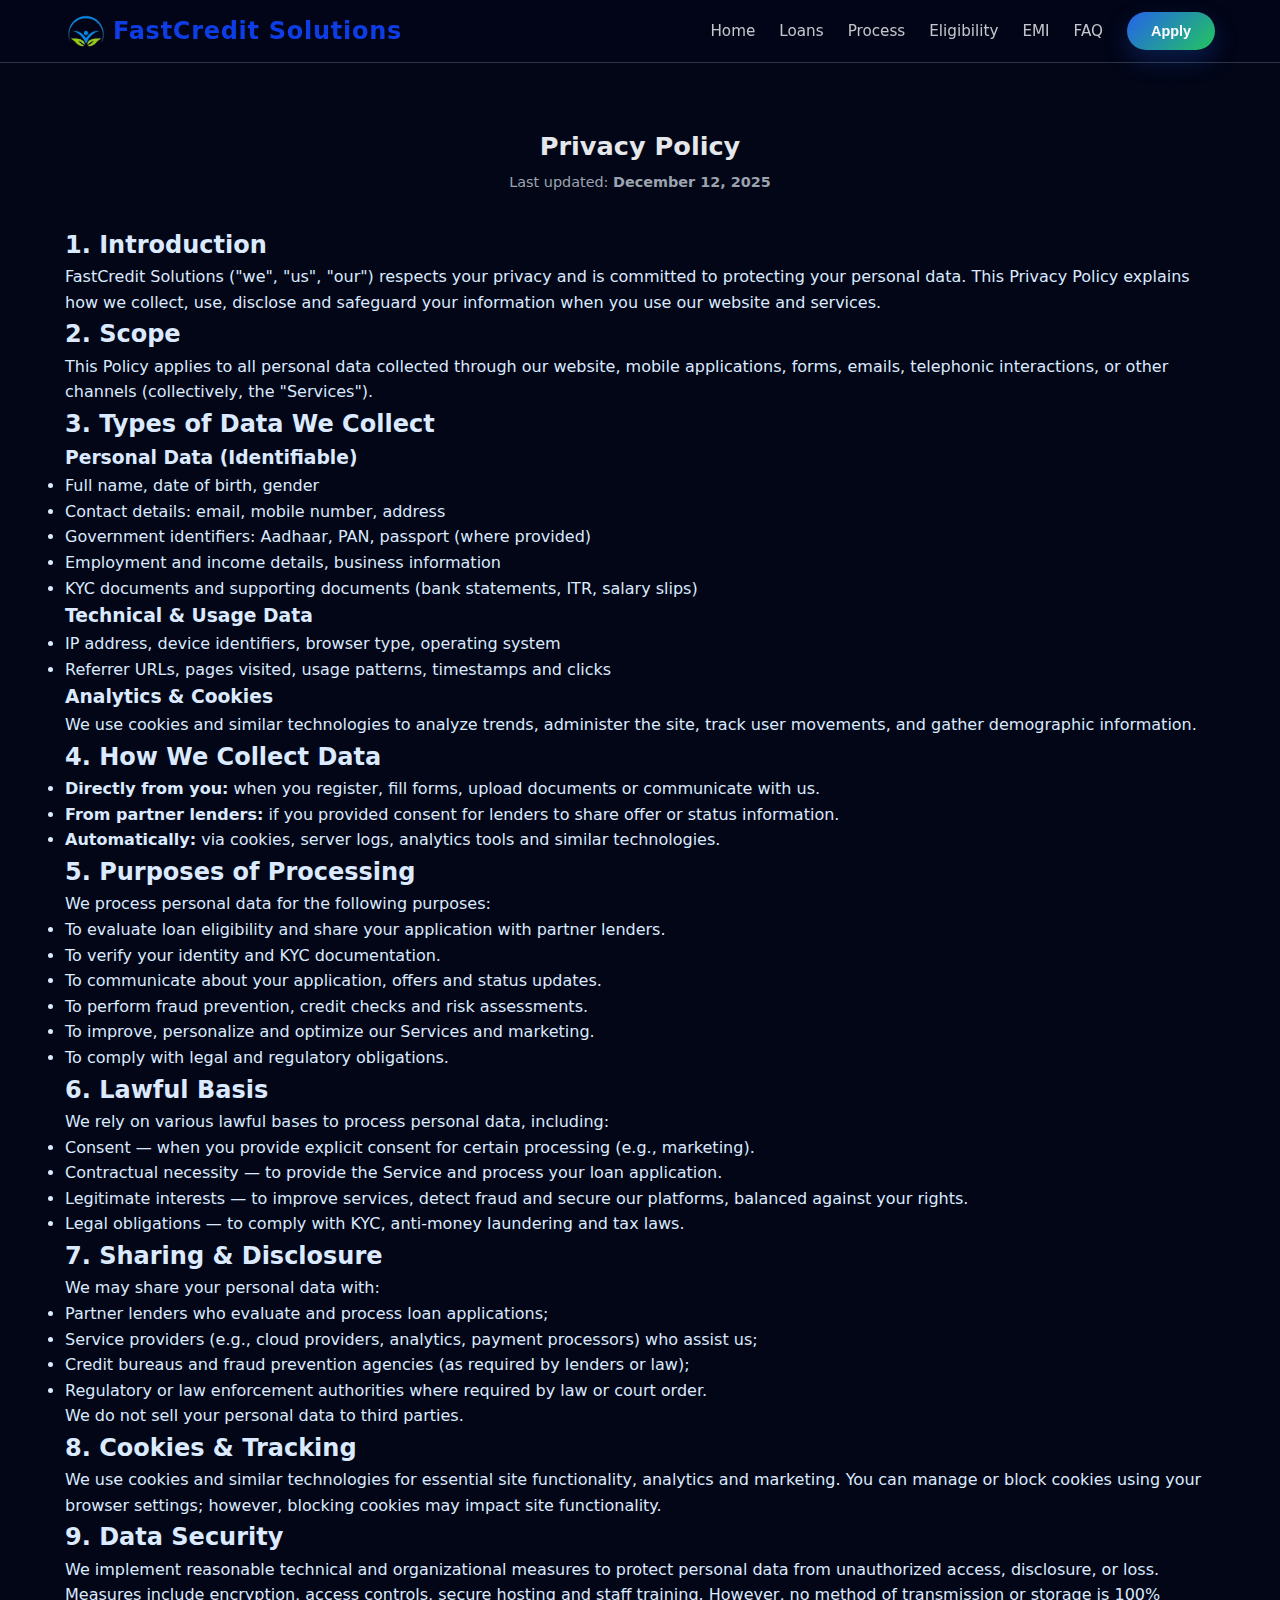
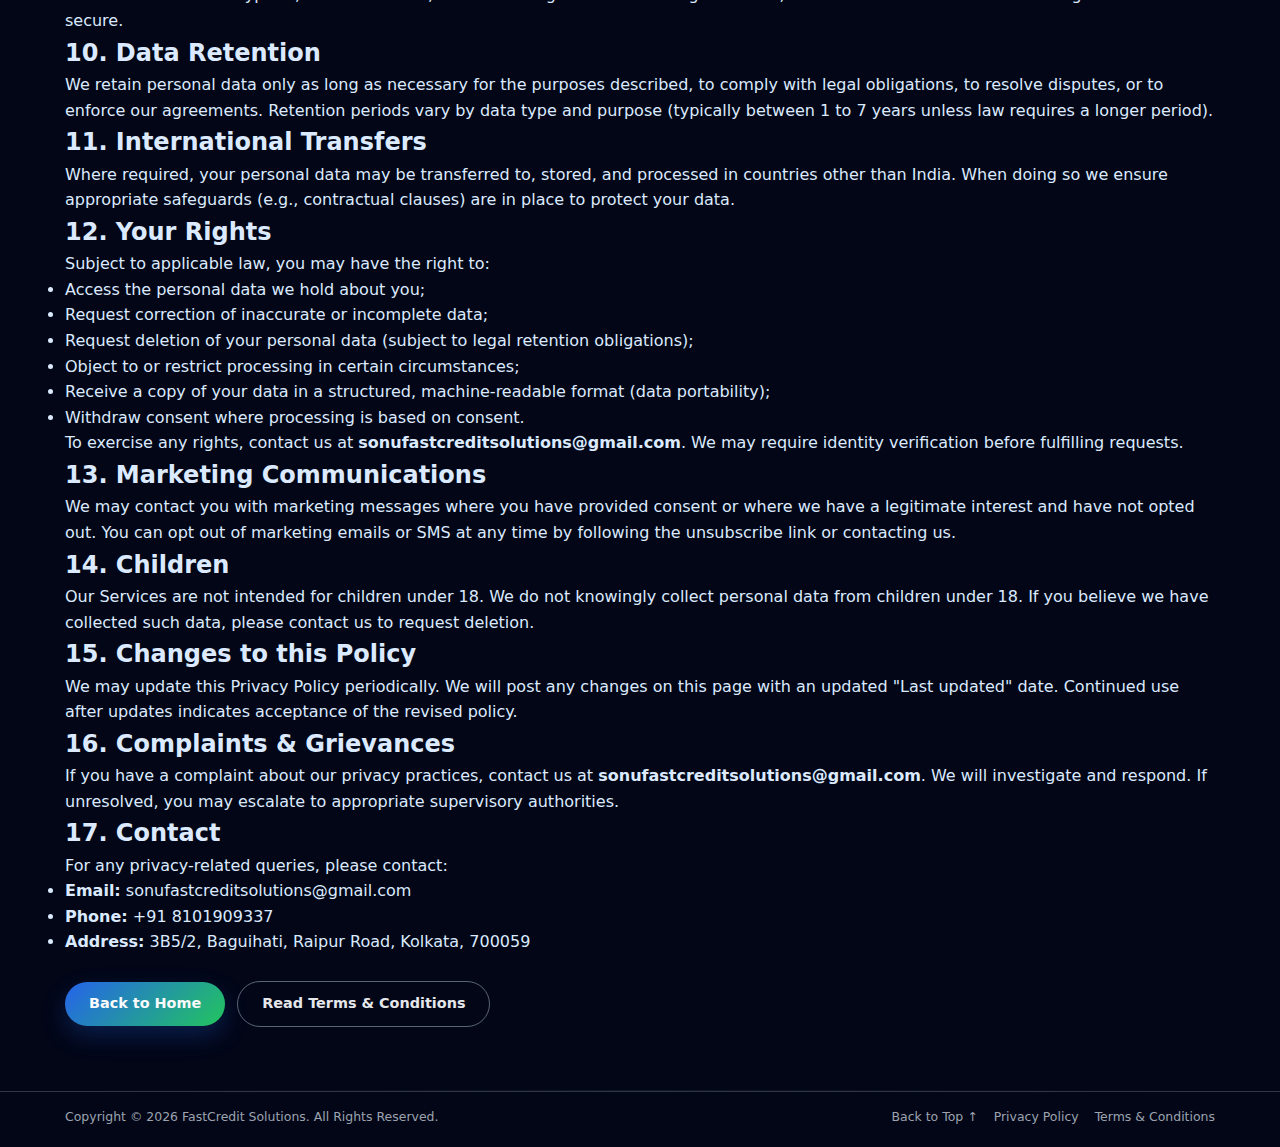
<file: privacy.html>
<!doctype html>
<html lang="en">
<head>
  <meta charset="utf-8" />
  <title>Privacy Policy — FastCredit Solutions</title>
  <meta name="description" content="Privacy Policy for FastCredit Solutions — what personal data we collect, how we use it, and your rights." />
  <meta name="viewport" content="width=device-width, initial-scale=1" />
  <link rel="icon" href="./assest/favicon.png" type="image/png" />
  <link href="https://fonts.googleapis.com/css2?family=Inter:wght@300;400;600;700;800&family=Poppins:wght@600;700&display=swap" rel="stylesheet">
  <link rel="stylesheet" href="style.css" />
</head>
<body>
  <!-- HEADER -->
  <header class="header">
    <div class="container nav">
      <div class="logo" aria-label="FastCredit Solutions logo">
        <img src="./assest/favicon.png" alt="logo" />
        <div class="logo-text">
          <span class="brand-main">FastCredit</span>
          <span class="brand-sub">Solutions</span>
        </div>
      </div>

      <nav class="nav-links" id="navLinks">
        <a href="index.html#home">Home</a>
        <a href="index.html#loans">Loans</a>
        <a href="index.html#process">Process</a>
        <a href="index.html#eligibility">Eligibility</a>
        <a href="index.html#emi">EMI</a>
        <a href="index.html#faq">FAQ</a>
        <button class="btn-primary nav-apply" onclick="scrollToSection('contact')">Apply</button>
      </nav>

      <button class="nav-toggle" id="navToggle" aria-label="Toggle menu">☰</button>
    </div>
  </header>

  <main>
    <section class="section">
      <div class="container">
        <h1 class="section-title">Privacy Policy</h1>
        <p class="section-subtitle">Last updated: <strong>December 12, 2025</strong></p>

        <article class="content-block" style="margin-top:1.2rem; color: #dbeafe; line-height:1.6;">
          <h2>1. Introduction</h2>
          <p>FastCredit Solutions ("we", "us", "our") respects your privacy and is committed to protecting your personal data. This Privacy Policy explains how we collect, use, disclose and safeguard your information when you use our website and services.</p>

          <h2>2. Scope</h2>
          <p>This Policy applies to all personal data collected through our website, mobile applications, forms, emails, telephonic interactions, or other channels (collectively, the "Services").</p>

          <h2>3. Types of Data We Collect</h2>
          <h3>Personal Data (Identifiable)</h3>
          <ul>
            <li>Full name, date of birth, gender</li>
            <li>Contact details: email, mobile number, address</li>
            <li>Government identifiers: Aadhaar, PAN, passport (where provided)</li>
            <li>Employment and income details, business information</li>
            <li>KYC documents and supporting documents (bank statements, ITR, salary slips)</li>
          </ul>

          <h3>Technical &amp; Usage Data</h3>
          <ul>
            <li>IP address, device identifiers, browser type, operating system</li>
            <li>Referrer URLs, pages visited, usage patterns, timestamps and clicks</li>
          </ul>

          <h3>Analytics &amp; Cookies</h3>
          <p>We use cookies and similar technologies to analyze trends, administer the site, track user movements, and gather demographic information.</p>

          <h2>4. How We Collect Data</h2>
          <ul>
            <li><strong>Directly from you:</strong> when you register, fill forms, upload documents or communicate with us.</li>
            <li><strong>From partner lenders:</strong> if you provided consent for lenders to share offer or status information.</li>
            <li><strong>Automatically:</strong> via cookies, server logs, analytics tools and similar technologies.</li>
          </ul>

          <h2>5. Purposes of Processing</h2>
          <p>We process personal data for the following purposes:</p>
          <ul>
            <li>To evaluate loan eligibility and share your application with partner lenders.</li>
            <li>To verify your identity and KYC documentation.</li>
            <li>To communicate about your application, offers and status updates.</li>
            <li>To perform fraud prevention, credit checks and risk assessments.</li>
            <li>To improve, personalize and optimize our Services and marketing.</li>
            <li>To comply with legal and regulatory obligations.</li>
          </ul>

          <h2>6. Lawful Basis</h2>
          <p>We rely on various lawful bases to process personal data, including:</p>
          <ul>
            <li>Consent — when you provide explicit consent for certain processing (e.g., marketing).</li>
            <li>Contractual necessity — to provide the Service and process your loan application.</li>
            <li>Legitimate interests — to improve services, detect fraud and secure our platforms, balanced against your rights.</li>
            <li>Legal obligations — to comply with KYC, anti-money laundering and tax laws.</li>
          </ul>

          <h2>7. Sharing &amp; Disclosure</h2>
          <p>We may share your personal data with:</p>
          <ul>
            <li>Partner lenders who evaluate and process loan applications;</li>
            <li>Service providers (e.g., cloud providers, analytics, payment processors) who assist us;</li>
            <li>Credit bureaus and fraud prevention agencies (as required by lenders or law);</li>
            <li>Regulatory or law enforcement authorities where required by law or court order.</li>
          </ul>
          <p>We do not sell your personal data to third parties.</p>

          <h2>8. Cookies &amp; Tracking</h2>
          <p>We use cookies and similar technologies for essential site functionality, analytics and marketing. You can manage or block cookies using your browser settings; however, blocking cookies may impact site functionality.</p>

          <h2>9. Data Security</h2>
          <p>We implement reasonable technical and organizational measures to protect personal data from unauthorized access, disclosure, or loss. Measures include encryption, access controls, secure hosting and staff training. However, no method of transmission or storage is 100% secure.</p>

          <h2>10. Data Retention</h2>
          <p>We retain personal data only as long as necessary for the purposes described, to comply with legal obligations, to resolve disputes, or to enforce our agreements. Retention periods vary by data type and purpose (typically between 1 to 7 years unless law requires a longer period).</p>

          <h2>11. International Transfers</h2>
          <p>Where required, your personal data may be transferred to, stored, and processed in countries other than India. When doing so we ensure appropriate safeguards (e.g., contractual clauses) are in place to protect your data.</p>

          <h2>12. Your Rights</h2>
          <p>Subject to applicable law, you may have the right to:</p>
          <ul>
            <li>Access the personal data we hold about you;</li>
            <li>Request correction of inaccurate or incomplete data;</li>
            <li>Request deletion of your personal data (subject to legal retention obligations);</li>
            <li>Object to or restrict processing in certain circumstances;</li>
            <li>Receive a copy of your data in a structured, machine-readable format (data portability);</li>
            <li>Withdraw consent where processing is based on consent.</li>
          </ul>
          <p>To exercise any rights, contact us at <strong>sonufastcreditsolutions@gmail.com</strong>. We may require identity verification before fulfilling requests.</p>

          <h2>13. Marketing Communications</h2>
          <p>We may contact you with marketing messages where you have provided consent or where we have a legitimate interest and have not opted out. You can opt out of marketing emails or SMS at any time by following the unsubscribe link or contacting us.</p>

          <h2>14. Children</h2>
          <p>Our Services are not intended for children under 18. We do not knowingly collect personal data from children under 18. If you believe we have collected such data, please contact us to request deletion.</p>

          <h2>15. Changes to this Policy</h2>
          <p>We may update this Privacy Policy periodically. We will post any changes on this page with an updated "Last updated" date. Continued use after updates indicates acceptance of the revised policy.</p>

          <h2>16. Complaints &amp; Grievances</h2>
          <p>If you have a complaint about our privacy practices, contact us at <strong>sonufastcreditsolutions@gmail.com</strong>. We will investigate and respond. If unresolved, you may escalate to appropriate supervisory authorities.</p>

          <h2>17. Contact</h2>
          <p>For any privacy-related queries, please contact:</p>
          <ul>
            <li><strong>Email:</strong> sonufastcreditsolutions@gmail.com</li>
            <li><strong>Phone:</strong> +91 8101909337</li>
            <li><strong>Address:</strong> 3B5/2, Baguihati, Raipur Road, Kolkata, 700059</li>
          </ul>
        </article>

        <div style="margin-top:1.6rem; display:flex; gap:12px; align-items:center;">
          <a class="btn-primary" href="index.html">Back to Home</a>
          <a class="btn-secondary" href="terms.html">Read Terms &amp; Conditions</a>
        </div>
      </div>
    </section>
  </main>

  <!-- FOOTER -->
  <footer class="footer">
    <div class="container footer-inner">
      <p>Copyright © 2026 FastCredit Solutions. All Rights Reserved.</p>
      <div class="footer-links">
        <a href="index.html#home">Back to Top ↑</a>
        <a href="privacy.html">Privacy Policy</a>
        <a href="terms.html">Terms &amp; Conditions</a>
      </div>
    </div>
  </footer>

  <script src="script.js"></script>
</body>
</html>
</file>
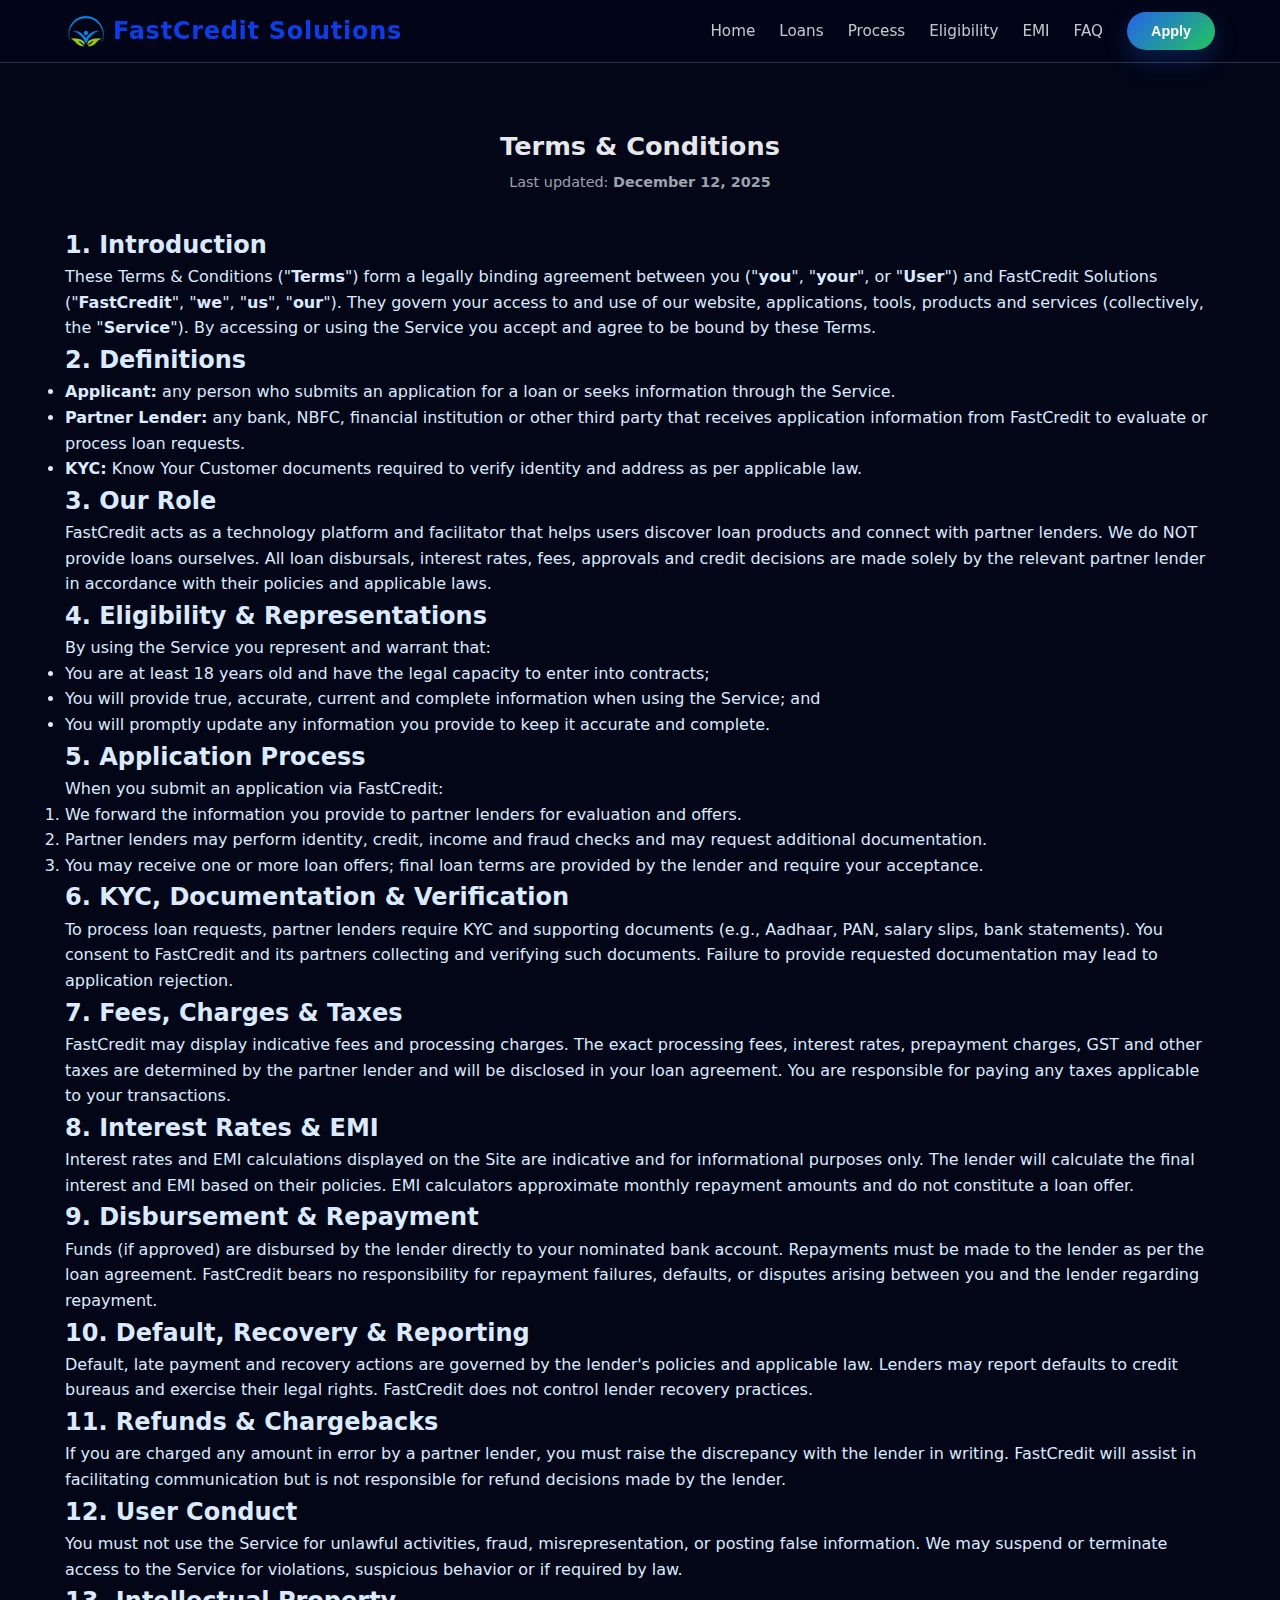
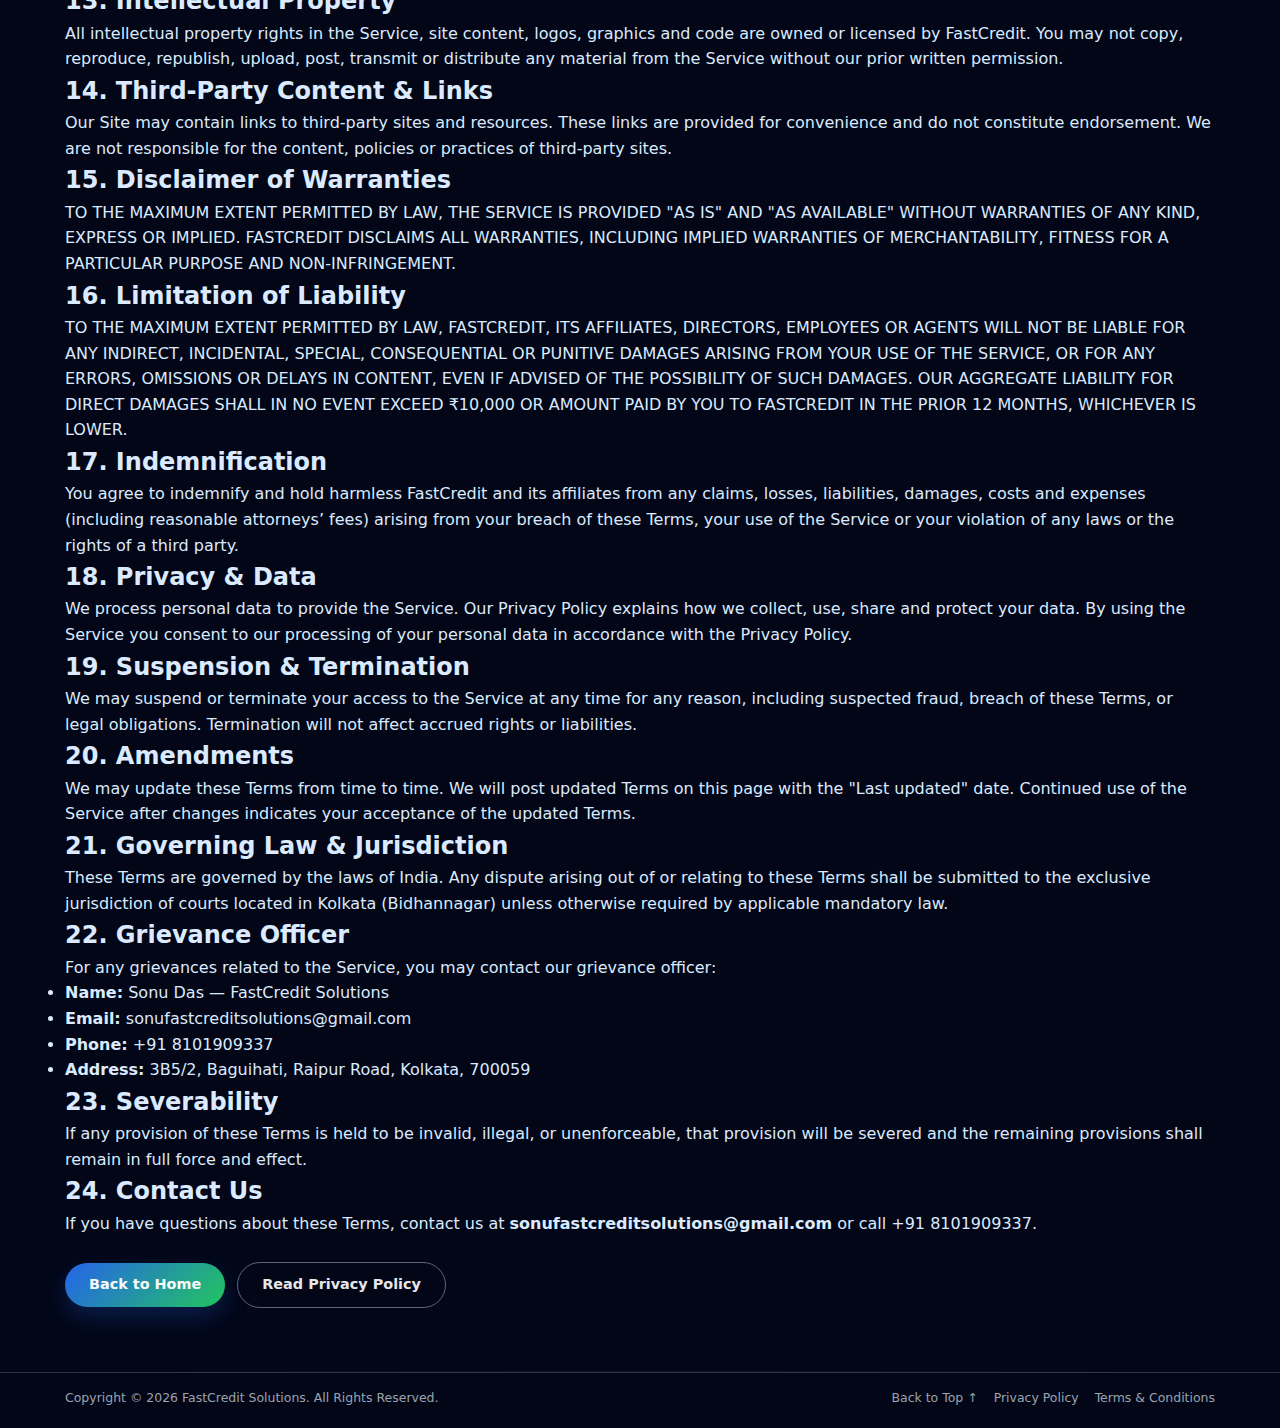
<file: terms.html>
<!doctype html>
<html lang="en">
<head>
  <meta charset="utf-8" />
  <title>Terms &amp; Conditions — FastCredit Solutions</title>
  <meta name="description" content="Terms and Conditions for FastCredit Solutions — user agreement, eligibility, fees, liability and more." />
  <meta name="viewport" content="width=device-width, initial-scale=1" />
  <link rel="icon" href="./assest/favicon.png" type="image/png" />
  <link href="https://fonts.googleapis.com/css2?family=Inter:wght@300;400;600;700;800&family=Poppins:wght@600;700&display=swap" rel="stylesheet">
  <link rel="stylesheet" href="style.css" />
</head>
<body>
  <!-- HEADER -->
  <header class="header">
    <div class="container nav">
      <div class="logo" aria-label="FastCredit Solutions logo">
        <img src="./assest/favicon.png" alt="logo" />
        <div class="logo-text">
          <span class="brand-main">FastCredit</span>
          <span class="brand-sub">Solutions</span>
        </div>
      </div>

      <nav class="nav-links" id="navLinks">
        <a href="index.html#home">Home</a>
        <a href="index.html#loans">Loans</a>
        <a href="index.html#process">Process</a>
        <a href="index.html#eligibility">Eligibility</a>
        <a href="index.html#emi">EMI</a>
        <a href="index.html#faq">FAQ</a>
        <button class="btn-primary nav-apply" onclick="scrollToSection('contact')">Apply</button>
      </nav>

      <button class="nav-toggle" id="navToggle" aria-label="Toggle menu">☰</button>
    </div>
  </header>

  <main>
    <section class="section">
      <div class="container">
        <h1 class="section-title">Terms &amp; Conditions</h1>
        <p class="section-subtitle">Last updated: <strong>December 12, 2025</strong></p>

        <!-- CONTENT -->
        <article class="content-block" style="margin-top:1.2rem; color: #dbeafe; line-height:1.6;">
          <h2>1. Introduction</h2>
          <p>These Terms &amp; Conditions ("<strong>Terms</strong>") form a legally binding agreement between you ("<strong>you</strong>", "<strong>your</strong>", or "<strong>User</strong>") and FastCredit Solutions ("<strong>FastCredit</strong>", "<strong>we</strong>", "<strong>us</strong>", "<strong>our</strong>"). They govern your access to and use of our website, applications, tools, products and services (collectively, the "<strong>Service</strong>"). By accessing or using the Service you accept and agree to be bound by these Terms.</p>

          <h2>2. Definitions</h2>
          <ul>
            <li><strong>Applicant:</strong> any person who submits an application for a loan or seeks information through the Service.</li>
            <li><strong>Partner Lender:</strong> any bank, NBFC, financial institution or other third party that receives application information from FastCredit to evaluate or process loan requests.</li>
            <li><strong>KYC:</strong> Know Your Customer documents required to verify identity and address as per applicable law.</li>
          </ul>

          <h2>3. Our Role</h2>
          <p>FastCredit acts as a technology platform and facilitator that helps users discover loan products and connect with partner lenders. We do NOT provide loans ourselves. All loan disbursals, interest rates, fees, approvals and credit decisions are made solely by the relevant partner lender in accordance with their policies and applicable laws.</p>

          <h2>4. Eligibility &amp; Representations</h2>
          <p>By using the Service you represent and warrant that:</p>
          <ul>
            <li>You are at least 18 years old and have the legal capacity to enter into contracts;</li>
            <li>You will provide true, accurate, current and complete information when using the Service; and</li>
            <li>You will promptly update any information you provide to keep it accurate and complete.</li>
          </ul>

          <h2>5. Application Process</h2>
          <p>When you submit an application via FastCredit:</p>
          <ol>
            <li>We forward the information you provide to partner lenders for evaluation and offers.</li>
            <li>Partner lenders may perform identity, credit, income and fraud checks and may request additional documentation.</li>
            <li>You may receive one or more loan offers; final loan terms are provided by the lender and require your acceptance.</li>
          </ol>

          <h2>6. KYC, Documentation &amp; Verification</h2>
          <p>To process loan requests, partner lenders require KYC and supporting documents (e.g., Aadhaar, PAN, salary slips, bank statements). You consent to FastCredit and its partners collecting and verifying such documents. Failure to provide requested documentation may lead to application rejection.</p>

          <h2>7. Fees, Charges &amp; Taxes</h2>
          <p>FastCredit may display indicative fees and processing charges. The exact processing fees, interest rates, prepayment charges, GST and other taxes are determined by the partner lender and will be disclosed in your loan agreement. You are responsible for paying any taxes applicable to your transactions.</p>

          <h2>8. Interest Rates &amp; EMI</h2>
          <p>Interest rates and EMI calculations displayed on the Site are indicative and for informational purposes only. The lender will calculate the final interest and EMI based on their policies. EMI calculators approximate monthly repayment amounts and do not constitute a loan offer.</p>

          <h2>9. Disbursement &amp; Repayment</h2>
          <p>Funds (if approved) are disbursed by the lender directly to your nominated bank account. Repayments must be made to the lender as per the loan agreement. FastCredit bears no responsibility for repayment failures, defaults, or disputes arising between you and the lender regarding repayment.</p>

          <h2>10. Default, Recovery &amp; Reporting</h2>
          <p>Default, late payment and recovery actions are governed by the lender's policies and applicable law. Lenders may report defaults to credit bureaus and exercise their legal rights. FastCredit does not control lender recovery practices.</p>

          <h2>11. Refunds &amp; Chargebacks</h2>
          <p>If you are charged any amount in error by a partner lender, you must raise the discrepancy with the lender in writing. FastCredit will assist in facilitating communication but is not responsible for refund decisions made by the lender.</p>

          <h2>12. User Conduct</h2>
          <p>You must not use the Service for unlawful activities, fraud, misrepresentation, or posting false information. We may suspend or terminate access to the Service for violations, suspicious behavior or if required by law.</p>

          <h2>13. Intellectual Property</h2>
          <p>All intellectual property rights in the Service, site content, logos, graphics and code are owned or licensed by FastCredit. You may not copy, reproduce, republish, upload, post, transmit or distribute any material from the Service without our prior written permission.</p>

          <h2>14. Third-Party Content &amp; Links</h2>
          <p>Our Site may contain links to third-party sites and resources. These links are provided for convenience and do not constitute endorsement. We are not responsible for the content, policies or practices of third-party sites.</p>

          <h2>15. Disclaimer of Warranties</h2>
          <p>TO THE MAXIMUM EXTENT PERMITTED BY LAW, THE SERVICE IS PROVIDED "AS IS" AND "AS AVAILABLE" WITHOUT WARRANTIES OF ANY KIND, EXPRESS OR IMPLIED. FASTCREDIT DISCLAIMS ALL WARRANTIES, INCLUDING IMPLIED WARRANTIES OF MERCHANTABILITY, FITNESS FOR A PARTICULAR PURPOSE AND NON-INFRINGEMENT.</p>

          <h2>16. Limitation of Liability</h2>
          <p>TO THE MAXIMUM EXTENT PERMITTED BY LAW, FASTCREDIT, ITS AFFILIATES, DIRECTORS, EMPLOYEES OR AGENTS WILL NOT BE LIABLE FOR ANY INDIRECT, INCIDENTAL, SPECIAL, CONSEQUENTIAL OR PUNITIVE DAMAGES ARISING FROM YOUR USE OF THE SERVICE, OR FOR ANY ERRORS, OMISSIONS OR DELAYS IN CONTENT, EVEN IF ADVISED OF THE POSSIBILITY OF SUCH DAMAGES. OUR AGGREGATE LIABILITY FOR DIRECT DAMAGES SHALL IN NO EVENT EXCEED ₹10,000 OR AMOUNT PAID BY YOU TO FASTCREDIT IN THE PRIOR 12 MONTHS, WHICHEVER IS LOWER.</p>

          <h2>17. Indemnification</h2>
          <p>You agree to indemnify and hold harmless FastCredit and its affiliates from any claims, losses, liabilities, damages, costs and expenses (including reasonable attorneys’ fees) arising from your breach of these Terms, your use of the Service or your violation of any laws or the rights of a third party.</p>

          <h2>18. Privacy &amp; Data</h2>
          <p>We process personal data to provide the Service. Our <a href="privacy.html">Privacy Policy</a> explains how we collect, use, share and protect your data. By using the Service you consent to our processing of your personal data in accordance with the Privacy Policy.</p>

          <h2>19. Suspension &amp; Termination</h2>
          <p>We may suspend or terminate your access to the Service at any time for any reason, including suspected fraud, breach of these Terms, or legal obligations. Termination will not affect accrued rights or liabilities.</p>

          <h2>20. Amendments</h2>
          <p>We may update these Terms from time to time. We will post updated Terms on this page with the "Last updated" date. Continued use of the Service after changes indicates your acceptance of the updated Terms.</p>

          <h2>21. Governing Law &amp; Jurisdiction</h2>
          <p>These Terms are governed by the laws of India. Any dispute arising out of or relating to these Terms shall be submitted to the exclusive jurisdiction of courts located in Kolkata (Bidhannagar) unless otherwise required by applicable mandatory law.</p>

          <h2>22. Grievance Officer</h2>
          <p>For any grievances related to the Service, you may contact our grievance officer:</p>
          <ul>
            <li><strong>Name:</strong> Sonu Das — FastCredit Solutions</li>
            <li><strong>Email:</strong> sonufastcreditsolutions@gmail.com</li>
            <li><strong>Phone:</strong> +91 8101909337</li>
            <li><strong>Address:</strong> 3B5/2, Baguihati, Raipur Road, Kolkata, 700059</li>
          </ul>

          <h2>23. Severability</h2>
          <p>If any provision of these Terms is held to be invalid, illegal, or unenforceable, that provision will be severed and the remaining provisions shall remain in full force and effect.</p>

          <h2>24. Contact Us</h2>
          <p>If you have questions about these Terms, contact us at <strong>sonufastcreditsolutions@gmail.com</strong> or call +91 8101909337.</p>
        </article>

        <div style="margin-top:1.6rem; display:flex; gap:12px; align-items:center;">
          <a class="btn-primary" href="index.html">Back to Home</a>
          <a class="btn-secondary" href="privacy.html">Read Privacy Policy</a>
        </div>
      </div>
    </section>
  </main>

  <!-- FOOTER -->
  <footer class="footer">
    <div class="container footer-inner">
      <p>Copyright © 2026 FastCredit Solutions. All Rights Reserved.</p>
      <div class="footer-links">
        <a href="index.html#home">Back to Top ↑</a>
        <a href="privacy.html">Privacy Policy</a>
        <a href="terms.html">Terms &amp; Conditions</a>
      </div>
    </div>
  </footer>

  <script src="script.js"></script>
</body>
</html>
</file>
<file: style.css>
/* ---------- RESET ---------- */
* {
  margin: 0;
  padding: 0;
  box-sizing: border-box;
}

html {
  scroll-behavior: smooth;
}

body {
  font-family: system-ui, -apple-system, BlinkMacSystemFont, "Segoe UI", sans-serif;
  background: #020617;
  color: #e5e7eb;
  line-height: 1.5;
}

img {
  max-width: 100%;
  display: block;
}

a {
  color: inherit;
  text-decoration: none;
}

.container {
  width: 90%;
  max-width: 1150px;
  margin: 0 auto;
}

.section {
  padding: 4rem 0;
  position: relative;
}

.section::after {
  content: "";
  position: absolute;
  inset-inline: 5%;
  bottom: 0;
  height: 1px;
  background: linear-gradient(
    to right,
    transparent,
    rgba(148, 163, 184, 0.25),
    transparent
  );
  opacity: 0.4;
}

.gray-section {
  background: radial-gradient(circle at top, #1e293b 0, #020617 55%);
}

/* ---------- HEADER ---------- */
.header {
  position: sticky;
  top: 0;
  z-index: 50;
  background: rgba(2, 6, 23, 0.9);
  backdrop-filter: blur(10px);
  border-bottom: 1px solid rgba(148, 163, 184, 0.3);
}

.nav {
  display: flex;
  align-items: center;
  justify-content: space-between;
  padding: 0.75rem 0;
}

.logo {
  font-size: 1.5rem;
  font-weight: 700;
  letter-spacing: 0.03em;
  display: flex;            
  align-items: center;      
  gap: 0.5rem;  
  color: #0e3de6;           
}

.logo img {
  width: 40px;
  height: auto;
  margin-right: 0;          
  display: inline-block;    
  vertical-align: middle;
}

.nav-links {
  display: flex;
  align-items: center;
  gap: 1.5rem;
  font-size: 0.95rem;
}

.nav-links a {
  color: #e5e7eb;
  opacity: 0.85;
  position: relative;
  transition:
    opacity 0.15s ease,
    transform 0.15s ease;
}

.nav-links a::after {
  content: "";
  position: absolute;
  left: 0;
  bottom: -0.25rem;
  width: 0;
  height: 2px;
  border-radius: 999px;
  background: linear-gradient(90deg, #60a5fa, #22c55e);
  transition: width 0.18s ease;
}

.nav-links a:hover::after {
  width: 100%;
  }

.nav-links a:hover {
  opacity: 1;
  transform: translateY(-1px);
  color:gold
}

.nav-cta {
  padding: 0.35rem 0.9rem;
  border-radius: 999px;
  background: #22c55e;
  color: #022c22;
  font-weight: 600;
  box-shadow: 0 0 0 0 rgba(34, 197, 94, 0.4);
  transition:
    box-shadow 0.2s ease,
    transform 0.15s ease;
}

.nav-cta:hover {
  transform: translateY(-1px);
  box-shadow: 0 0 0 10px rgba(34, 197, 94, 0.08);
}

.nav-toggle {
  display: none;
  background: none;
  border: none;
  font-size: 1.6rem;
  color: #e5e7eb;
  cursor: pointer;
}

/* ---------- HERO ---------- */
.hero {
  background: radial-gradient(circle at top left, #1d4ed8 0%, #020617 55%);
  padding: 4.5rem 0 4rem;
  position: relative;
  overflow: hidden;
  background-size: 200% 200%;
  animation: gradientShift 18s ease infinite;
}

.hero::before,
.hero::after {
  content: "";
  position: absolute;
  border-radius: 999px;
  filter: blur(60px);
  opacity: 0.35;
  pointer-events: none;
}

.hero::before {
  width: 260px;
  height: 260px;
  background: #22c55e;
  right: -60px;
  top: 20%;
}

.hero::after {
  width: 300px;
  height: 300px;
  background: #3b82f6;
  left: -80px;
  bottom: -40px;
}

.hero-inner {
  position: relative;
  z-index: 1;
}
.hero-inner {
  display: grid;
  grid-template-columns: 1fr 1fr;
  gap: 3rem;
  align-items: center;
}

.hero-text {
  flex: 1;
}

.hero-text h1 {
  font-size: clamp(2.4rem, 4vw, 3.2rem);
  margin-bottom: 0.75rem;
}

.hero-text h1 span {
  background: linear-gradient(135deg, #60a5fa, #22c55e);
  -webkit-background-clip: text;
  color: transparent;
}

.hero-subtitle {
  color: #cbd5f5;
  max-width: 480px;
  margin-bottom: 1.5rem;
  font-size: 0.98rem;
}

.badge {
  display: inline-flex;
  align-items: center;
  gap: 0.35rem;
  font-size: 0.75rem;
  padding: 0.3rem 0.7rem;
  border-radius: 999px;
  background: rgba(15, 23, 42, 0.6);
  border: 1px solid rgba(148, 163, 184, 0.4);
  margin-bottom: 0.8rem;
  position: relative;
  overflow: hidden;
}

.badge::before {
  content: "";
  position: absolute;
  inset: 0;
  background: linear-gradient(
    120deg,
    transparent,
    rgba(248, 250, 252, 0.15),
    transparent
  );
  transform: translateX(-100%);
  animation: badgeShine 3s linear infinite;
}

.hero-actions {
  display: flex;
  flex-wrap: wrap;
  gap: 0.75rem;
  margin-bottom: 1rem;
}

.hero-image {
  flex: 1;
  display: flex;
  align-items: center;
  justify-content: center;
  position: relative;
  min-height: 400px;
}

.hero-image img {
  width: 100%;
  max-width: 500px;
  height: auto;
  object-fit: contain;
  animation: float 3s ease-in-out infinite;
  filter: drop-shadow(0 20px 40px rgba(30, 144, 255, 0.2));
}

.clean-hero {
  position: relative;
  display: flex;
  justify-content: center;
  align-items: center;
}

.hero-main-img {
  width: 100%;
  max-width: 420px;
  height: auto;
  object-fit: contain;
  animation: heroFloat 6s ease-in-out infinite;
  filter: drop-shadow(0 22px 44px rgba(0,0,0,0.55));
}

.loan-pill {
  position: absolute;
  padding: 6px 14px;
  font-size: 0.68rem;
  font-weight: 600;
  border-radius: 999px;
  letter-spacing: 0.03em;
  background: rgba(15, 23, 42, 0.9);
  backdrop-filter: blur(10px);
  border: 1px solid rgba(148, 163, 184, 0.35);
  color: #e5e7eb;
  box-shadow: 0 6px 18px rgba(0,0,0,0.45);
  animation: pillFloat 5.5s ease-in-out infinite;
  white-space: nowrap;
  overflow: hidden;
}
.loan-pill::before{
  content: "";
  position: absolute;
  inset: 0;
  background: linear-gradient(
    120deg,
    transparent,
    rgba(248, 250, 252, 0.15),
    transparent
  );
  transform: translateX(-100%);
  animation: badgeShine 3s linear infinite;
}

.pill-instant {
  top: 4%;
  left: 68%;
  transform: translateX(-50%);
  border-color: rgba(34,197,94,0.7);
  color: #bbf7d0;
  background: rgba(22, 163, 74, 0.18);
}

.pill-personal {
  top: 28%;
  right: -6px;
  border-color: rgba(59,130,246,0.7);
  color: #bfdbfe;
  animation-delay: 1s;
}

.pill-car {
  bottom: 30%;
  right: 15px;
  border-color: rgba(249,115,22,0.7);
  color: #fed7aa;
  animation-delay: 2s;
}

.pill-business {
  bottom: 5%;
  left: 50%;
  transform: translateX(-50%);
  border-color: rgba(168,85,247,0.7);
  color: #e9d5ff;
  animation-delay: 3s;
}

.pill-mudra {
  top: 70%;
  left: -3px;
  transform: translateY(-50%);
  border-color: rgba(234,179,8,0.7);
  color: #fde68a;
  animation-delay: 4s;
}
.pill-home {
  top: 18%;
  left: -6px;
  border-color: rgba(168,85,247,0.7);
  color: #bfdbfe;
  animation-delay: 1s;
}

@media (max-width: 768px) {
  .hero-main-img {
    max-width: 300px;
  }

  .loan-pill {
    font-size: 0.62rem;
    padding: 5px 12px;
  }

  .pill-personal,
  .pill-car {
    right: -4px;
  }

  .pill-mudra {
    left: 1px;
    
  }
}


@media (max-width: 1024px) {
  .hero-inner {
    grid-template-columns: 1fr;
    gap: 2rem;
  }

  .hero-image {
    min-height: 300px;
  }

  .hero-image img {
    max-width: 400px;
  }
}

@media (max-width: 768px) {
  .hero-inner {
    grid-template-columns: 1fr;
  }

  .hero-image {
    display: none;
  }
  .pill-business{
    bottom: 8%
  }
  .pill-mudra{
    top: 70%;
    left: -15px;
  }
  .pill-home{
    left: -10px;
  }
}
/* ---------- BUTTONS ---------- */
.btn-primary,
.btn-secondary {
  padding: 0.7rem 1.5rem;
  border-radius: 999px;
  border: none;
  cursor: pointer;
  font-weight: 600;
  font-size: 0.9rem;
  position: relative;
  overflow: hidden;
  transition:
    transform 0.16s ease,
    box-shadow 0.16s ease,
    opacity 0.14s ease,
    background 0.18s ease,
    border-color 0.18s ease;
}

.btn-primary {
  background: linear-gradient(135deg, #2563eb, #22c55e);
  color: #f9fafb;
  box-shadow: 0 18px 40px rgba(37, 99, 235, 0.4);
}

.btn-primary::after {
  content: "";
  position: absolute;
  inset: -40%;
  background: radial-gradient(circle at top, rgba(255, 255, 255, 0.25), transparent 60%);
  opacity: 0;
  transform: translateY(20%);
  transition:
    opacity 0.18s ease,
    transform 0.18s ease;
}

.btn-primary:hover {
  transform: translateY(-1px);
  box-shadow: 0 20px 45px rgba(37, 99, 235, 0.55);
  opacity: 0.97;
}

.btn-primary:hover::after {
  opacity: 1;
  transform: translateY(0);
}

.btn-secondary {
  background: transparent;
  border: 1px solid rgba(148, 163, 184, 0.6);
  color: #e5e7eb;
}

.btn-secondary:hover {
  background: rgba(15, 23, 42, 0.7);
  transform: translateY(-1px);
}

.full-btn {
  width: 100%;
  text-align: center;
}

.hero-tags {
  display: flex;
  flex-wrap: wrap;
  gap: 0.5rem;
  font-size: 0.78rem;
  margin-top: 0.5rem;
}

.hero-tags span {
  padding: 0.2rem 0.6rem;
  border-radius: 999px;
  border: 1px solid rgba(148, 163, 184, 0.5);
  color: #cbd5f5;
  background: rgba(15, 23, 42, 0.6);
}

/* HERO CARD */
.hero-card {
  background: rgba(15, 23, 42, 0.96);
  border-radius: 1.4rem;
  padding: 1.5rem;
  border: 1px solid rgba(148, 163, 184, 0.4);
  box-shadow: 0 18px 40px rgba(15, 23, 42, 0.7);
  position: relative;
  overflow: hidden;
}

.hero-card::before {
  content: "";
  position: absolute;
  inset: -1px;
  border-radius: inherit;
  border: 1px solid transparent;
  background: linear-gradient(135deg, rgba(59, 130, 246, 0.8), rgba(34, 197, 94, 0.8))
    border-box;
  mask:
    linear-gradient(#000 0 0) content-box,
    linear-gradient(#000 0 0);
  mask-composite: exclude;
  opacity: 0;
  transition: opacity 0.25s ease;
}

.hero-card:hover::before {
  opacity: 1;
}

.hero-card h2 {
  font-size: 1.2rem;
  margin-bottom: 0.35rem;
}

.hero-card-sub {
  font-size: 0.8rem;
  color: #9ca3af;
  margin-bottom: 1rem;
}

.form-row {
  margin-bottom: 0.8rem;
  font-size: 0.82rem;
}

.form-row label {
  display: block;
  margin-bottom: 0.25rem;
  color: #e5e7eb;
}

input,
select,
textarea {
  width: 100%;
  padding: 0.55rem 0.7rem;
  border-radius: 0.75rem;
  border: 1px solid rgba(148, 163, 184, 0.7);
  background: rgba(15, 23, 42, 0.9);
  color: #f9fafb;
  font-size: 0.85rem;
  outline: none;
  transition:
    border-color 0.16s ease,
    box-shadow 0.16s ease,
    background 0.16s ease;
  cursor: text;
}

input::placeholder,
textarea::placeholder {
  color: #a1aec8;
  opacity: 1;
}

input:focus,
select:focus,
textarea:focus {
  border-color: #22c55e;
  box-shadow: 0 0 0 4px rgba(34, 197, 94, 0.3), inset 0 0 0 1px rgba(34, 197, 94, 0.2);
  background: rgba(2, 6, 23, 0.8);
  color: #ffffff;
}

input:focus::placeholder,
textarea:focus::placeholder {
  color: #60a5fa;
}

textarea {
  resize: vertical;
  min-height: 80px;
}

.form-note {
  font-size: 0.7rem;
  color: #9ca3af;
  margin-top: 0.35rem;
}

/* ---------- SECTION TITLES ---------- */
.section-title {
  font-size: 1.6rem;
  text-align: center;
  margin-bottom: 0.4rem;
}

.section-title.left {
  text-align: left;
}

.section-subtitle {
  font-size: 0.9rem;
  color: #9ca3af;
  text-align: center;
  max-width: 600px;
  margin: 0.3rem auto 2rem;
}

.section-subtitle.left {
  text-align: left;
  margin-left: 0;
}

/* ---------- STATS ---------- */
.stats-section {
  background: #020617;
  padding-top: 2rem;
}

.stats {
  display: grid;
  grid-template-columns: repeat(3, minmax(0, 2fr));
  gap: 2.5rem;
  text-align: center;
}

.stat-item {
  padding: 0.9rem 0.6rem;
  border-radius: 1rem;
  background: radial-gradient(circle at top, rgba(15, 23, 42, 0.9), #020617);
  border: 1px solid rgba(148, 163, 184, 0.3);
  box-shadow: 0 12px 25px rgba(15, 23, 42, 0.85);
  position: relative;
  overflow: hidden;
}

.stat-item::before {
  content: "";
  position: absolute;
  inset: 0;
  background: radial-gradient(circle at top, rgba(59, 130, 246, 0.18), transparent 60%);
  opacity: 0;
  transition: opacity 0.2s ease;
}

.stat-item:hover::before {
  opacity: 1;
}

.stat-item h3 {
  font-size: 1.4rem;
  color: #f9fafb;
  
}

.stat-item p {
  font-size: 0.8rem;
  color: #9ca3af;
}

.stats-section {
  background: linear-gradient(
    180deg,
    rgba(2, 6, 23, 0.95),
    rgba(15, 23, 42, 0.95)
  );
  padding: 3.5rem 0;
}

.stats {
  display: grid;
  grid-template-columns: repeat(3, 1fr);
  gap: 2rem;
}

.stat-item {
  position: relative;
  padding: 2rem 1.6rem;
  border-radius: 1.4rem;

  background: linear-gradient(
    180deg,
    rgba(15, 23, 42, 0.95),
    rgba(2, 6, 23, 0.95)
  );

  border: 1px solid rgba(148, 163, 184, 0.25);
  box-shadow:
    0 18px 40px rgba(2, 6, 23, 0.85),
    inset 0 0 0 1px rgba(255,255,255,0.03);

  text-align: center;
  transition: transform .35s ease, box-shadow .35s ease;
}

.stat-item:hover {
  transform: translateY(-8px);
  box-shadow:
    0 30px 70px rgba(2, 6, 23, 0.9),
    inset 0 0 0 1px rgba(96,165,250,0.12);
}

.stat-item::before {
  content: "";
  position: absolute;
  top: 0;
  left: 18%;
  right: 18%;
  height: 2px;
  border-radius: 999px;
  background: linear-gradient(90deg, #2563eb, #22c55e);
  opacity: 0.9;
}

.stat-item h3 {
  font-size: 2rem;
  font-weight: 700;
  letter-spacing: 0.02em;
  margin-bottom: 0.35rem;
  background: linear-gradient(135deg, #60a5fa, #22c55e);
  -webkit-background-clip: text;
  color: transparent;
}

.stat-item p {
  font-size: 0.9rem;
  color: #cbd5f5;
  letter-spacing: 0.04em;
  text-transform: uppercase;
}

@media (max-width: 768px) {
  .stats {
    grid-template-columns: 1fr;
    gap: 1.4rem;
  }

  .stat-item {
    padding: 1.8rem 1.4rem;
  }

  .stat-item h3 {
    font-size: 1.7rem;
  }
}

/* ---------- CARDS / LOANS ---------- */
.cards {
  display: grid;
  grid-template-columns: repeat(3, minmax(0, 1fr));
  gap: 1.5rem;
  margin-top: 2rem;
}

.card {
  background: #020617;
  border-radius: 1.2rem;
  padding: 1.3rem;
  border: 1px solid rgba(148, 163, 184, 0.4);
  box-shadow: 0 12px 30px rgba(15, 23, 42, 0.7);
  transition:
    transform 0.18s ease,
    box-shadow 0.18s ease,
    border-color 0.18s ease,
    background 0.18s ease;
}

.card:hover {
  transform: translateY(-6px) translateZ(0);
  box-shadow: 0 20px 45px rgba(30, 64, 175, 0.85);
  border-color: #60a5fa;
  transform:translateY(-10px) scale(1.01); box-shadow:0 30px 80px rgba(2, 8, 40, 0.467); border-color: rgba(96,165,250,0.18); background-size:108% 108%;
}


.card h3 {
  font-size: 1.1rem;
  margin-bottom: 0.3rem;
}

.card p {
  font-size: 0.88rem;
  color: #d7d8da;
  margin-bottom: 0.6rem;
}

.card ul {
  list-style: disc;
  margin-left: 1.1rem;
  font-size: 0.85rem;
  color: #d5d2d2;
}

.pill {
  display: inline-block;
  font-size: 0.7rem;
  padding: 0.18rem 0.6rem;
  border-radius: 999px;
  border: 1px solid rgba(59, 130, 246, 0.7);
  color: #bfdbfe;
  margin-bottom: 0.4rem;
  background: rgba(15, 23, 42, 0.9);
}

.pill-blue {
  border-color: rgba(59, 130, 246, 0.9);
  color: #bfdbfe;
}

.pill-green {
  border-color: rgba(34, 197, 94, 0.9);
  color: #bbf7d0;
}

.card-footer {
  display: flex;
  justify-content: space-between;
  align-items: center;
  margin-top: 0.8rem;
  font-size: 0.82rem;
  color: #a7f3d0;
}

.text-btn {
  background: none;
  border: none;
  color: #60a5fa;
  cursor: pointer;
  font-size: 0.8rem;
  padding: 0;
  position: relative;
}

.text-btn::after {
  content: "";
  position: absolute;
  left: 0;
  bottom: -1px;
  width: 0;
  height: 1px;
  background: #60a5fa;
  transition: width 0.15s ease;
}

.text-btn:hover::after {
  width: 100%;
}
.personal-loan{
  border-color: rgba(34, 197, 94, 0.9);
  background: url(./assest/personal.webp) no-repeat center center/cover;
}
.mortage-loan{
  border-color: rgba(59, 130, 246, 0.9);
  background: url(./assest/home.jpg) no-repeat center center/cover;
}
.car-loan{
  border-color: rgba(234, 88, 12, 0.9);
  background: url(./assest/car\ loan.avif) no-repeat center center/cover;
}
.buisness-loan{
  border-color: rgba(234, 88, 12, 0.9);
  background: url(./assest/businessloanbanner.jpg) no-repeat center center/cover;
}
.insurance{
  border-color: rgba(34, 197, 94, 0.9);
  background: url(./assest/insurance.webp) no-repeat center center/cover;
}
.bank-loan{
  border-color: rgba(59, 130, 246, 0.9);
  background: url(./assest/bank.webp) no-repeat center center/cover;
}
.card {
  position: relative;
  overflow: hidden;
  border-radius: 1.2rem;
  padding: 1.3rem;
  background-color: rgba(2, 6, 23, 0.85);
  transition: transform 260ms cubic-bezier(.2,.9,.3,1), box-shadow 260ms, border-color 260ms;
  isolation: isolate; 
}

.card::before {
  content: "";
  position: absolute;
  inset: 0;
  background: linear-gradient(180deg, rgba(2,6,23,0.78) 10%, rgba(2,6,23,0.6) 60%);
  z-index: 1;
  transition: background 300ms ease, opacity 300ms ease;
  pointer-events: none;
}

.card::after {
  content: "";
  position: absolute;
  inset: 0;
  background: radial-gradient(1200px 600px at 50% 10%, rgba(0, 0, 0, 0.258) 0%, transparent 40%);
  z-index: 1;
  pointer-events: none;
}

.card > * {
  position: relative;
  z-index: 2;
}

.card:hover::after {
  opacity: 0.6;
  background: linear-gradient(180deg, rgba(2, 6, 23, 0.097) 10%, rgba(2,6,23,0.6) 30%);
 
}

/* ---------- WHY SECTION ---------- */
.why-grid {
  display: grid;
  grid-template-columns: minmax(0, 1.3fr) minmax(0, 0.9fr);
  gap: 2rem;
  align-items: start;
}

.why-list {
  list-style: none;
  margin-top: 1rem;
  font-size: 0.9rem;
}

.why-list li {
  margin-bottom: 0.4rem;
  color: #e5e7eb;
}

.highlight-box {
  background: rgba(15, 23, 42, 0.95);
  border-radius: 1rem;
  padding: 1.3rem;
  border: 1px solid rgba(52, 211, 153, 0.4);
  box-shadow: 0 14px 34px rgba(6, 95, 70, 0.7);
  font-size: 0.9rem;
  position: relative;
  overflow: hidden;
}

.highlight-box::before {
  content: "";
  position: absolute;
  inset: 0;
  background: radial-gradient(circle at top, rgba(34, 197, 94, 0.25), transparent 60%);
  opacity: 0;
  transition: opacity 0.2s ease;
}

.highlight-box:hover::before {
  opacity: 1;
}

.highlight-box h3 {
  margin-bottom: 0.5rem;
}

.highlight-box ul {
  list-style: disc;
  margin-left: 1.1rem;
}

.mini-note {
  margin-top: 0.6rem;
  font-size: 0.75rem;
  color: #9ca3af;
}

.gray-section {
  background:
    radial-gradient(1200px 400px at top, rgba(59,130,246,0.08), transparent 60%),
    linear-gradient(180deg, rgba(15,23,42,0.98), rgba(2,6,23,0.98));

}
.why-grid {
  gap: 3.5rem;
  align-items: center;
}

.why-grid .section-title {
  font-size: 2rem;
  text-align: left;
}

.why-grid .section-subtitle {
  text-align: left;
  margin-left: 0;
  max-width: 520px;
  margin-bottom: 2rem;
}

.why-grid > div {
  animation: none;
}
.why-list {
  margin-top: 1.6rem;
}

.why-list li {
  position: relative;
  display: flex;
  align-items: flex-start;
  gap: 0.8rem;

  padding: 0.75rem 0;
  font-size: 0.95rem;
  color: #e5e7eb;

  border-bottom: 1px dashed rgba(148,163,184,0.18);

  opacity: 0;
  transform: translateY(12px);
  animation: whyItemReveal 0.6s ease forwards;
}

.why-list li:nth-child(1){animation-delay:.1s}
.why-list li:nth-child(2){animation-delay:.2s}
.why-list li:nth-child(3){animation-delay:.3s}
.why-list li:nth-child(4){animation-delay:.4s}
.why-list li::before {
  content: "✔";
  color: #22c55e;
  font-weight: 700;
  margin-top: 2px;
}

/* Keyframe */
@keyframes whyItemReveal {
  to {
    opacity: 1;
    transform: translateY(0);
  }
}
.highlight-box {
  position: relative;
  border-radius: 1.8rem;
  padding: 2.2rem 2rem;

  background:
    linear-gradient(180deg, rgba(15,23,42,0.98), rgba(2,6,23,0.98));

  border: 1px solid rgba(148,163,184,0.28);

  box-shadow:
    0 25px 60px rgba(2,6,23,0.95),
    inset 0 0 0 1px rgba(255,255,255,0.04);

  /* subtle breathing motion */
  animation: cardBreath 6s ease-in-out infinite;
}

@keyframes cardBreath {
  0% { transform: translateY(0); }
  50% { transform: translateY(-4px); }
  100% { transform: translateY(0); }
}

.highlight-box:hover {
  animation-play-state: paused;
  transform: translateY(-8px);
  box-shadow:
    0 40px 90px rgba(2,6,23,1),
    inset 0 0 0 1px rgba(96,165,250,0.18);
}

.highlight-box h3 {
  font-size: 1.3rem;
  margin-bottom: 0.9rem;

  background: linear-gradient(135deg, #60a5fa, #22c55e);
  -webkit-background-clip: text;
  color: transparent;
}

.highlight-box ul {
  margin-left: 1.2rem;
}

.highlight-box ul li {
  font-size: 0.92rem;
  color: #cbd5f5;
  margin-bottom: 0.45rem;
}

.mini-note {
  margin-top: 1rem;
  padding-top: 0.7rem;
  border-top: 1px solid rgba(148,163,184,0.2);
  font-size: 0.75rem;
  color: #9ca3af;
}
@media (max-width: 768px) {
  .why-grid {
    gap: 2.2rem;
  }

  .why-grid .section-title {
    font-size: 1.7rem;
  }

  .highlight-box {
    padding: 1.8rem 1.5rem;
  }
}
@media (prefers-reduced-motion: reduce) {
  .why-list li,
  .highlight-box {
    animation: none !important;
    transform: none !important;
  }
}

/* ---------- SPECIALTIES (BANK OF INDIA) ---------- */

.specialties-section {
  background: radial-gradient(circle at top, #06174e 0%, #020617 65%);
}

.specialties-box {
  max-width: 900px;
  margin: 0 auto;
  padding: 2.2rem;
  border-radius: 1.6rem;
  position: relative;
  background: url(./assest/BKC_-_panoramio.jpg) no-repeat center center/cover ;
  border: 2px solid rgba(34, 197, 94, 0.7);
  box-shadow:
    0 0 40px rgba(34, 42, 197, 0.35),
    0 18px 40px rgba(2, 6, 23, 0.8);
  overflow: hidden;
}

/* glowing overlay */
.specialties-box::before {
  content: "";
  position: absolute;
  inset: 0;
  background: radial-gradient(circle at top left,
      rgba(34, 59, 197, 0.25),
      transparent 60%);
  opacity: 0;
  transition: opacity 0.3s ease;
}
.specialties-box:hover::before {
  opacity: 1;
}

.specialties-badge {
  display: inline-block;
  background: linear-gradient(135deg, #0e3de6, #396ced);
  color: #ff6600;
  font-size: 0.7rem;
  font-weight: 700;
  letter-spacing: 0.08em;
  padding: 0.35rem 0.75rem;
  border-radius: 999px;
  margin-bottom: 0.7rem;
  text-transform: uppercase;
  box-shadow: 0 10px 24px rgba(197, 110, 34, 0.4);
}

.specialties-title {
  font-size: clamp(1.7rem, 3vw, .1rem);
  margin-bottom: 0.4rem;
  margin-right: 5px;
  display: flex;
  align-items: center;
  justify-content: center;
  color: blue;
}
.specialty-card {
  background: rgba(15, 23, 42, 0.9);
  padding: 0.65rem 1rem;
  border-radius: 0.75rem;
  border: 1px solid rgba(34, 37, 197, 0.4);
  font-size: 0.85rem;
  color: #c76d2d;
  box-shadow: 0 6px 18px rgba(6, 15, 95, 0.5);
  text-align: left;
  transition: all 0.15s ease;
}
.specialty-card:hover {
  transform: translateY(-2px);
  background: rgba(6, 21, 95, 0.5);
  box-shadow: 0 10px 22px rgba(6, 9, 95, 0.9);
}

.specialty-title {
  font-size: 1.2rem;
  font-weight: 700;
  color: #0015ff;
  margin-bottom: 0.5rem;
  text-align: center;
}

.specialty-desc {
  font-size: 0.9rem;
  color: #27ff01;
  margin-bottom: 1.2rem;
  text-align: center;
}

.eligibility-list {
  list-style: none;
  padding: 0;
  margin: 0;
}

.eligibility-list li {
  position: relative;
  padding-left: 22px;
  margin-bottom: 0.65rem;
  font-size: 0.9rem;
  color: #c76d2d;
  margin-bottom: 0.45rem;
}

.eligibility-list li::before {
  content: "✔";
  position: absolute;
  left: 0;
  color: #22c55e;
  font-weight: 700;
}



.specialties-title span {
  color:rgb(215, 43, 0);
  margin-right: 5px;
}

.title-text {
  color: blue;
}
.logo-right {
  width: 200px;
  top: 10px;
}
.specialties-subtitle {
  max-width: 640px;
  margin: 0 auto 1.2rem;
  text-align: center;
  color:black;
  font-size: 0.95rem;
  line-height: 1.65;
  font-weight:bolder;
}

@media (max-width: 640px) {
  .specialties-list {
    grid-template-columns: 1fr;
  }
}

.specialty-contact-box {
  background: linear-gradient(135deg, rgba(30, 41, 59, 0.95), rgba(15, 23, 42, 0.9));
  padding: 1.5rem;
  border-radius: 1rem;
  border: 2px solid transparent;
  background-clip: padding-box;
  position: relative;
  box-shadow: 0 8px 25px rgba(0, 0, 0, 0.3);
  text-align: center;
  margin-top: 1.5rem;
  overflow: hidden;
  transition: all 0.4s cubic-bezier(0.175, 0.885, 0.32, 1.275);
  animation: contactGlow 3s ease-in-out infinite alternate;
  transform-style: preserve-3d;
}

.specialty-contact-box::before {
  content: '';
  position: absolute;
  top: 0;
  left: 0;
  right: 0;
  height: 4px;
  background: linear-gradient(90deg, #3b82f6, #8b5cf6, #ec4899, #f59e0b, #10b981);
  border-radius: 1rem 1rem 0 0;
  animation: borderFlow 4s linear infinite;
}

.specialty-contact-box::after {
  content: '';
  position: absolute;
  top: -50%;
  left: -50%;
  width: 200%;
  height: 200%;
  background: radial-gradient(circle, rgba(59, 130, 246, 0.1) 0%, transparent 70%);
  opacity: 0;
  transition: opacity 0.4s ease;
  pointer-events: none;
  animation: particleFloat 6s ease-in-out infinite;
}

.specialty-contact-box:hover {
  transform: translateY(-8px) scale(1.03) rotateX(2deg);
  box-shadow: 0 20px 50px rgba(0, 0, 0, 0.5), 0 0 40px rgba(59, 130, 246, 0.2);
  border-color: rgba(59, 130, 246, 0.4);
}

.specialty-contact-box:hover::after {
  opacity: 1;
}

@keyframes contactGlow {
  0% { 
    box-shadow: 0 8px 25px rgba(0, 0, 0, 0.3), 0 0 20px rgba(59, 130, 246, 0.1);
    filter: brightness(1);
  }
  100% { 
    box-shadow: 0 8px 25px rgba(0, 0, 0, 0.3), 0 0 35px rgba(139, 92, 246, 0.25);
    filter: brightness(1.05);
  }
}

@keyframes borderFlow {
  0% { background-position: 0% 50%; }
  50% { background-position: 100% 50%; }
  100% { background-position: 0% 50%; }
}

@keyframes particleFloat {
  0%, 100% { transform: translate(0, 0) rotate(0deg); }
  25% { transform: translate(10px, -10px) rotate(90deg); }
  50% { transform: translate(-5px, -20px) rotate(180deg); }
  75% { transform: translate(-15px, -5px) rotate(270deg); }
}

.specialty-contact-box .contact-title {
  font-size: 1.5rem;
  font-weight: 700;
  color: #60a5fa;
  margin-bottom: 0.75rem;
  text-shadow: 0 2px 4px rgba(0, 0, 0, 0.5), 0 0 10px rgba(96, 165, 250, 0.3);
  position: relative;
  z-index: 1;
  animation: titlePulse 2s ease-in-out infinite;
}

@keyframes titlePulse {
  0%, 100% { transform: scale(1); }
  50% { transform: scale(1.05); }
}

.specialty-contact-box .contact-list {
  list-style: none;
  padding: 0;
  margin: 0 0 1.5rem;
  display: flex;
  flex-direction: column;
  gap: 0.75rem;
}

.specialty-contact-box .contact-list li {
  display: flex;
  align-items: center;
  justify-content: center;
  gap: 0.75rem;
  font-size: 0.9rem;
  color: #e2e8f0;
  font-weight: 500;
  background: linear-gradient(135deg, rgba(51, 65, 85, 0.6), rgba(30, 41, 59, 0.8));
  padding: 0.75rem 1rem;
  border-radius: 0.75rem;
  border: 1px solid rgba(71, 85, 105, 0.4);
  transition: all 0.3s cubic-bezier(0.175, 0.885, 0.32, 1.275);
  position: relative;
  z-index: 1;
  backdrop-filter: blur(5px);
  box-shadow: 0 2px 8px rgba(0, 0, 0, 0.1);
}

.specialty-contact-box .contact-list li:hover {
  background: linear-gradient(135deg, rgba(71, 85, 105, 0.8), rgba(51, 65, 85, 0.9));
  transform: translateX(8px) translateY(-2px);
  border-color: rgba(59, 130, 246, 0.6);
  box-shadow: 0 4px 15px rgba(59, 130, 246, 0.2);
}

.specialty-contact-box .contact-list li i {
  color: #3b82f6;
  font-size: 1.1rem;
  animation: iconBounce 1.5s ease-in-out infinite;
}

@keyframes iconBounce {
  0%, 100% { transform: translateY(0); }
  50% { transform: translateY(-3px); }
}

.specialty-contact-box .contact-list li strong {
  color: #3b82f6;
  font-weight: 600;
}

.specialty-contact-box .btn-primary {
  display: inline-flex;
  align-items: center;
  gap: 0.75rem;
  padding: 0.875rem 2rem;
  background: linear-gradient(135deg, #10b981, #059669, #047857);
  color: white;
  border-radius: 1rem;
  text-decoration: none;
  font-weight: 600;
  font-size: 1rem;
  transition: all 0.3s cubic-bezier(0.175, 0.885, 0.32, 1.275);
  box-shadow: 0 4px 15px rgba(16, 185, 129, 0.3);
  position: relative;
  z-index: 1;
  overflow: hidden;
  border: 1px solid rgba(16, 185, 129, 0.5);
}

.specialty-contact-box .btn-primary::before {
  content: '';
  position: absolute;
  top: 0;
  left: -100%;
  width: 100%;
  height: 100%;
  background: linear-gradient(90deg, transparent, rgba(255, 255, 255, 0.3), transparent);
  transition: left 0.6s ease;
}

.specialty-contact-box .btn-primary::after {
  content: '';
  position: absolute;
  top: 50%;
  left: 50%;
  width: 0;
  height: 0;
  background: rgba(255, 255, 255, 0.1);
  border-radius: 50%;
  transform: translate(-50%, -50%);
  transition: width 0.6s ease, height 0.6s ease;
}

.specialty-contact-box .btn-primary:hover::before {
  left: 100%;
}

.specialty-contact-box .btn-primary:hover::after {
  width: 300px;
  height: 300px;
}

.specialty-contact-box .btn-primary:hover {
  background: linear-gradient(135deg, #059669, #047857, #065f46);
  transform: translateY(-3px) scale(1.05);
  box-shadow: 0 8px 25px rgba(16, 185, 129, 0.5);
  border-color: rgba(16, 185, 129, 0.8);
}

.specialty-contact-box .btn-primary i {
  font-size: 1.2rem;
  animation: whatsappPulse 2s ease-in-out infinite;
}

@keyframes whatsappPulse {
  0%, 100% { transform: scale(1); }
  50% { transform: scale(1.1); }
}

/* ---------- PROCESS & DOCS ---------- */
.process-grid {
  display: grid;
  grid-template-columns: repeat(4, minmax(0, 1fr));
  gap: 1rem;
  margin-bottom: 2rem;
  
}

.step {
  background:u;
  border-radius: 1rem;
  padding: 1.1rem;
  border: 1px solid rgba(148, 163, 184, 0.4);
  text-align: left;
  font-size: 0.88rem;
  position: relative;
  overflow: hidden;
}

.step::before {
  content: "";
  position: absolute;
  inset: 0;
  background: linear-gradient(
    to right,
    rgba(37, 99, 235, 0.05),
    transparent 40%,
    rgba(34, 197, 94, 0.06)
  );
  opacity: 0;
  transition: opacity 0.2s ease;
}

.step:hover::before {
  opacity: 1;
}

.step-number {
  display: inline-flex;
  width: 1.6rem;
  height: 1.6rem;
  border-radius: 999px;
  align-items: center;
  justify-content: center;
  background: #2563eb;
  margin-bottom: 0.4rem;
  font-size: 0.85rem;
}

.step h3 {
  margin-bottom: 0.3rem;
}

.doc-grid {
  display: grid;
  grid-template-columns: repeat(2, minmax(0, 1fr));
  gap: 1.7rem;
}

.doc-list {
  list-style: disc;
  margin-left: 1.1rem;
  font-size: 0.86rem;
  color: #cbd5f5;
}

.process-work {
  background:
    radial-gradient(1200px 400px at top, rgba(59,130,246,0.08), transparent 60%),
    linear-gradient(180deg, rgba(15,23,42,0.97), rgba(2,6,23,0.98));
  padding: 4.5rem 0;
}

/* Title spacing */
.process-work .section-title {
  margin-bottom: 0.6rem;
}

.process-work .section-subtitle {
  max-width: 620px;
  margin-bottom: 3rem;
}

.process-grid {
  position: relative;
  gap: 2rem;
}

@media (min-width: 1024px) {
  .process-grid::before {
    content: "";
    position: absolute;
    left: 50%;
    top: 0;
    bottom: 0;
    width: 1px;
    background: linear-gradient(
      180deg,
      transparent,
      rgba(148,163,184,0.35),
      transparent
    );
  }
}

.step {
  position: relative;
  padding: 2rem 1.8rem;
  border-radius: 1.6rem;

  background: linear-gradient(
    180deg,
    rgba(15,23,42,0.95),
    rgba(2,6,23,0.95)
  );

  border: 1px solid rgba(148,163,184,0.25);

  box-shadow:
    0 18px 40px rgba(2,6,23,0.85),
    inset 0 0 0 1px rgba(255,255,255,0.04);

  transition:
    transform .4s ease,
    box-shadow .4s ease,
    border-color .4s ease;

  opacity: 0;
  transform: translateY(28px);
}

.step.reveal-visible {
  opacity: 1;
  transform: translateY(0);
}

.step:hover {
  transform: translateY(-6px);
  box-shadow:
    0 32px 70px rgba(2,6,23,0.95),
    inset 0 0 0 1px rgba(96,165,250,0.18);
  border-color: rgba(96,165,250,0.45);
}

.step-number {
  width: 2.4rem;
  height: 2.4rem;
  font-size: 0.95rem;
  font-weight: 700;

  display: inline-flex;
  align-items: center;
  justify-content: center;

  border-radius: 999px;

  background: linear-gradient(135deg, #2563eb, #22c55e);
  color: #f9fafb;

  box-shadow: 0 10px 22px rgba(37,99,235,0.35);
  margin-bottom: 0.8rem;
}
.step h3 {
  font-size: 1.15rem;
  margin-bottom: 0.4rem;
}

.step p {
  font-size: 0.9rem;
  color: #cbd5f5;
  line-height: 1.6;
}
.process-grid .step:nth-child(1) { transition-delay: .05s; }
.process-grid .step:nth-child(2) { transition-delay: .15s; }
.process-grid .step:nth-child(3) { transition-delay: .25s; }
.process-grid .step:nth-child(4) { transition-delay: .35s; }

@media (max-width: 1024px) {
  .process-grid::before {
    display: none;
  }
}

@media (max-width: 768px) {
  .step {
    padding: 1.7rem 1.4rem;
  }
}

@media (prefers-reduced-motion: reduce) {
  .step {
    opacity: 1 !important;
    transform: none !important;
    transition: none !important;
  }
}


/* ---------- EMI ---------- */
.emi-layout {
  display: grid;
  grid-template-columns: minmax(0, 1.2fr) minmax(0, 0.8fr);
  gap: 2rem;
  align-items: start;
}

.emi-box {
  background: #020617;
  border-radius: 1.3rem;
  padding: 1.5rem;
  border: 1px solid rgba(148, 163, 184, 0.4);
  box-shadow: 0 16px 40px rgba(15, 23, 42, 0.8);
}

.emi-grid {
  display: grid;
  grid-template-columns: repeat(3, minmax(0, 1fr));
  gap: 0.9rem;
  margin-bottom: 0.9rem;
}

.emi-results {
  margin-top: 1.1rem;
}

.emi-item {
  display: flex;
  justify-content: space-between;
  padding: 0.6rem 0.8rem;
  border-radius: 0.75rem;
  background: rgba(15, 23, 42, 0.9);
  font-size: 0.88rem;
  margin-bottom: 0.4rem;
}

.emi-item strong {
  color: #a5b4fc;
}

.emi-note {
  font-size: 0.8rem;
  color: #9ca3af;
  margin-top: 0.4rem;
}

.emi-side h3 {
  margin-bottom: 0.4rem;
}

.hidden {
  display: none;
}

 /* ---------- TESTIMONIALS ---------- */
.testimonials {
  display: grid;
  grid-template-columns: repeat(3, minmax(0, 1fr));
  gap: 1.5rem;
  margin-top: 2rem;
}

.testimonial {
  background: #020617;
  border-radius: 1.1rem;
  padding: 1.2rem;
  border: 1px solid rgba(148, 163, 184, 0.4);
  font-size: 0.88rem;
  box-shadow: 0 12px 30px rgba(15, 23, 42, 0.8);
  position: relative;
  overflow: hidden;
}

.testimonial::before {
  content: "";
  position: absolute;
  inset: 0;
  background: radial-gradient(circle at top, rgba(59, 130, 246, 0.2), transparent 60%);
  opacity: 0;
  transition: opacity 0.2s ease;
}

.testimonial:hover::before {
  opacity: 1;
}

.testimonial p {
  margin-bottom: 0.9rem;
  color: #e5e7eb;
}

.testimonial h4 {
  font-size: 0.95rem;
}

.testimonial span {
  font-size: 0.75rem;
  color: #9ca3af;
}

.testimonials {
  display: flex;
  gap: 1.5rem;
  overflow: hidden;
  scroll-behavior: smooth;
  padding: 0.5rem 0;
}

.testimonial {
  flex: 0 0 calc(100% / 3);

  background: linear-gradient(
    180deg,
    rgba(15,23,42,0.96),
    rgba(2,6,23,0.96)
  );

  border-radius: 1.3rem;
  padding: 1.6rem;

  border: 1px solid rgba(148,163,184,0.25);
  box-shadow: 0 16px 40px rgba(0,0,0,0.75);

  transition: transform .3s ease, box-shadow .3s ease;
}

.testimonial:hover {
  transform: translateY(-6px);
  box-shadow: 0 30px 70px rgba(0,0,0,0.9);
}

.testimonial p {
  font-size: 0.9rem;
  line-height: 1.6;
  color: #e5e7eb;
  margin-bottom: 1rem;
}

.testimonial h4 {
  font-size: 0.95rem;
}

.testimonial span {
  font-size: 0.75rem;
  color: #9ca3af;
}

@media (max-width: 1024px) {
  .testimonial {
    flex: 0 0 calc(100% / 2);
  }
}

@media (max-width: 640px) {
  .testimonial {
    flex: 0 0 100%;
  }
}

.testimonial-nav {
  display: flex;
  justify-content: center;
  gap: 1rem;
  margin-top: 1.8rem;
}

.testimonial-btn {
  width: 42px;
  height: 42px;
  border-radius: 50%;
  background: rgba(15,23,42,0.95);
  border: 1px solid rgba(148,163,184,0.35);
  color: #e5e7eb;
  font-size: 1.2rem;
  cursor: pointer;

  display: flex;
  align-items: center;
  justify-content: center;

  transition: transform .2s ease, background .2s ease;
}

.testimonial-btn:hover {
  transform: translateY(-2px);
  background: rgba(30,41,59,0.9);
}


    /* ---------- FAQ ---------- */
.faq-list {
  margin-top: 1.5rem;
  display: grid;
  gap: 0.8rem;
}

.faq-item {
  background: #020617;
  border-radius: 0.9rem;
  border: 1px solid rgba(148, 163, 184, 0.4);
  overflow: hidden;
  transition:
    border-color 0.18s ease,
    box-shadow 0.18s ease,
    background 0.18s ease;
}

.faq-item.active {
  border-color: #60a5fa;
  box-shadow: 0 16px 36px rgba(15, 23, 42, 0.9);
  background: radial-gradient(circle at top, rgba(37, 99, 235, 0.35), #020617);
}

.faq-question {
  width: 100%;
  text-align: left;
  padding: 0.8rem 1rem;
  background: transparent;
  border: none;
  color: #e5e7eb;
  font-size: 0.9rem;
  display: flex;
  justify-content: space-between;
  align-items: center;
  cursor: pointer;
}

.faq-toggle {
  transition: transform 0.18s ease;
}

.faq-answer {
  padding: 0 1rem 0.8rem;
  font-size: 0.85rem;
  color: #9ca3af;
  display: none;
}

.faq-item.active .faq-answer {
  display: block;
}

.faq-item.active .faq-toggle {
  transform: rotate(45deg);
}

#faq {
  background:
    radial-gradient(1200px 400px at top, rgba(59,130,246,0.05), transparent 60%),
    linear-gradient(180deg, #020617, #020617);
  padding: 4.5rem 0;
}

.faq-item {
  background: rgba(15,23,42,0.95);
  border-radius: 1rem;
  border: 1px solid rgba(148,163,184,0.25);

  box-shadow: 0 16px 36px rgba(0,0,0,0.7);

  transition:
    border-color .25s ease,
    box-shadow .25s ease;
}

.faq-item.active {
  border-color: rgba(96,165,250,0.6);
  box-shadow: 0 26px 60px rgba(0,0,0,0.9);
}

.faq-question {
  padding: 1.1rem 1.4rem;
  font-size: 0.95rem;
  font-weight: 500;
}

.faq-toggle {
  font-size: 1.2rem;
  color: #93c5fd;
  transition: transform .25s ease;
}

.faq-answer {
  padding: 0 1.4rem 1.2rem;
  font-size: 0.88rem;
  color: #cbd5f5;
  line-height: 1.6;
}

.faq-item:hover {
  border-color: rgba(148,163,184,0.45);
}


/* ---------- CONTACT ---------- */
.contact-section {
  background: radial-gradient(circle at top, #1e293b 0, #020617 65%);
}

.contact-grid {
  display: grid;
  grid-template-columns: minmax(0, 1.3fr) minmax(0, 0.9fr);
  gap: 2rem;
}

.contact-card {
  background: #020617;
  border-radius: 1.3rem;
  padding: 1.5rem;
  border: 1px solid rgba(148, 163, 184, 0.4);
  box-shadow: 0 16px 40px rgba(15, 23, 42, 0.8);
}
.contact-section {
  background:
    radial-gradient(1200px 400px at top, rgba(59,130,246,0.06), transparent 60%),
    linear-gradient(180deg, #020617, #020617);
  padding: 4.5rem 0;
}

.contact-card {
  background: #020617;
  border-radius: 1.4rem;
  padding: 2.4rem;

  border: 1px solid rgba(148,163,184,0.25);
  box-shadow: 0 28px 60px rgba(0,0,0,0.75);

  transition: transform .3s ease, box-shadow .3s ease;
}

.contact-card:hover {
  transform: translateY(-5px);
  box-shadow: 0 38px 80px rgba(0,0,0,0.9);
}

.contact-card .section-title {
  font-size: 1.7rem;
}

.contact-card .section-subtitle {
  color: #9ca3af;
  margin-bottom: 1.8rem;
}

/* Inputs */
.contact-card input,
.contact-card select,
.contact-card textarea {
  background: rgba(15,23,42,0.9);
  border-radius: 0.7rem;
  border: 1px solid rgba(148,163,184,0.35);
}

.contact-card input:focus,
.contact-card select:focus,
.contact-card textarea:focus {
  border-color: #60a5fa;
  box-shadow: none;
}

/* Submit button */
.contact-card .btn-primary {
  margin-top: 0.8rem;
  font-size: 0.95rem;
  box-shadow: 0 14px 32px rgba(37,99,235,0.35);
}

.contact-card .btn-primary:hover {
  transform: translateY(-2px);
}

/* Disclaimer */
.form-note {
  font-size: 0.7rem;
  color: #9ca3af;
  margin-top: 0.5rem;
}


.two-col {
  display: grid;
  grid-template-columns: repeat(2, minmax(0, 1fr));
  gap: 0.7rem;
}

.contact-info-box {
  padding: 1.5rem;
  border-radius: 1.1rem;
  background: rgba(15, 23, 42, 0.95);
  border: 1px solid rgba(34, 197, 94, 0.5);
  font-size: 0.9rem;
  position: relative;
  overflow: hidden;
}

.contact-info-box::before {
  content: "";
  position: absolute;
  inset: 0;
  background: radial-gradient(circle at top, rgba(34, 197, 94, 0.25), transparent 60%);
  opacity: 0;
  transition: opacity 0.2s ease;
}
.contact-info-box h1{
  text-align: center;
  text-decoration: underline;
  font-size: 2rem;

}

.contact-info-box:hover::before {
  opacity: 1;
}
.modern-contact {
  background: linear-gradient(
    135deg,
    rgba(15, 23, 42, 0.95),
    rgba(2, 6, 23, 0.95)
  );
  border-radius: 1.4rem;
  padding: 2rem;
  border: 1px solid rgba(59, 130, 246, 0.45);
  box-shadow:
    0 20px 50px rgba(2, 6, 23, 0.9),
    inset 0 0 0 1px rgba(148, 163, 184, 0.12);
}

.contact-title {
  font-size: 1.6rem;
  text-align: center;
  margin-bottom: 0.4rem;
  background: linear-gradient(135deg, #60a5fa, #22c55e);
  -webkit-background-clip: text;
  color: transparent;
}

.contact-sub {
  text-align: center;
  font-size: 0.9rem;
  color: #cbd5f5;
  margin-bottom: 1.4rem;
}

.contact-list {
  list-style: none;
  padding: 0;
  margin: 0 0 1.4rem;
  display: grid;
  gap: 0.9rem;
}

.contact-list li {
  display: flex;
  gap: 0.9rem;
  align-items: center;
  background: rgba(15, 23, 42, 0.85);
  padding: 0.8rem 1rem;
  border-radius: 0.9rem;
  border: 1px solid rgba(148, 163, 184, 0.25);
}

.contact-list .icon {
  font-size: 1.3rem;
}

.contact-list small {
  font-size: 0.7rem;
  color: #93c5fd;
  display: block;
}

.contact-list strong {
  font-size: 0.85rem;
  color: #93c5fd;
}

.contact-actions {
  display: flex;
  gap: 0.7rem;
  justify-content: center;
  margin-top: 1.2rem;
  flex-wrap: wrap;
}

.contact-note {
  margin-top: 1rem;
  font-size: 0.7rem;
  color: #9ca3af;
  text-align: center;
}

@media (max-width: 768px) {
  .modern-contact {
    padding: 1.6rem 1.2rem;
  }

  .contact-title {
    font-size: 1.4rem;
  }
  
}

@media (max-width: 768px) {

  .contact-info-box {
    background: linear-gradient(180deg, #020617, #020617);
    border-radius: 2rem;
    padding: 1.8rem 1.4rem;
    border: 1px solid rgba(59,130,246,0.35);
    box-shadow:
      0 30px 70px rgba(2,6,23,0.95),
      inset 0 0 0 1px rgba(148,163,184,0.08);
    animation: none;
  }

  .contact-info-box h1 {
    font-size: 1.6rem;
    font-weight: 700;
    text-align: center;
    background: linear-gradient(135deg, #38bdf8, #22c55e);
    -webkit-background-clip: text;
    color: transparent;
    margin-bottom: 0.6rem;
  }

  .contact-info-box > p {
    text-align: center;
    font-size: 0.9rem;
    color: #cbd5f5;
    margin-bottom: 1.5rem;
    line-height: 1.55;
  }

  .contact-info-box .doc-list {
    display: grid;
    gap: 0.9rem;
  }

  .contact-info-box .doc-list li {
    display: flex;
    gap: 0.9rem;
    align-items: flex-start;
    background: linear-gradient(180deg, #020617, #020617);
    border: 1px solid rgba(148,163,184,0.18);
    border-radius: 1.2rem;
    padding: 1rem;
    font-size: 0.88rem;
    line-height: 1.45;
  }

  /* Icons */
  .contact-info-box .doc-list li::before {
    font-size: 1.2rem;
    line-height: 1;
    margin-top: 0.15rem;
  }

  .contact-info-box .doc-list li:nth-child(1)::before {
    content: "📞";
  }

  .contact-info-box .doc-list li:nth-child(2)::before {
    content: "✉️";
  }

  .contact-info-box .doc-list li:nth-child(3)::before {
    content: "📍";
  }

  /* Labels */
  .contact-info-box strong {
    display: block;
    font-size: 0.75rem;
    color: #93c5fd;
    margin-bottom: 0.15rem;
    font-weight: 600;
  }

  .contact-info-box .dev-ad-actions,
  .contact-info-box .contact-actions {
    display: grid;
    grid-template-columns: 1fr 1fr;
    gap: 0.8rem;
    margin-top: 1.6rem;
  }

  .contact-info-box a.btn-primary {
    background: linear-gradient(135deg, #25d366, #22c55e);
    color: #022c22;
    font-weight: 600;
    border-radius: 999px;
    padding: 0.85rem 0;
    text-align: center;
    box-shadow: 0 12px 30px rgba(34,197,94,0.35);
  }

  .contact-info-box a.btn-secondary {
    border-radius: 999px;
    padding: 0.85rem 0;
    text-align: center;
    border: 1px solid rgba(148,163,184,0.45);
    background: transparent;
    color: #e5e7eb;
  }

  .contact-info-box .contact-note {
    margin-top: 1 rem;
    font-size: 0.58rem;
    color: #919191;
    text-align: center;
    line-height: 1.4;
  }
}
.contact-info-box,
.contact-info-box * {
  user-select: text !important;
  -webkit-user-select: text !important;
  -ms-user-select: text !important;
}

.contact-info-box::before,
.contact-info-box::after {
  pointer-events: none;
}

.contact-info-box .doc-list li {
  pointer-events: auto;
}

/* ---------- WEBSITE DEVELOPMENT AD ---------- */

.dev-ad-section {
  padding: 2.5rem 0;
}

.dev-mini-card {
  max-width: 520px;
  margin: 0 auto;
  padding: 1.6rem 1.8rem;
  border-radius: 1.4rem;
  background: linear-gradient(
    145deg,
    rgba(15, 23, 42, 0.95),
    rgba(2, 6, 23, 0.92)
  );
  border: 1px solid rgba(59, 130, 246, 0.4);
  box-shadow:
    0 14px 32px rgba(0,0,0,0.7),
    inset 0 0 0 1px rgba(255,255,255,0.04);
  text-align: center;
  position: relative;
  overflow: hidden;
}

.dev-mini-card::before {
  content: "";
  position: absolute;
  inset: 0;
  background: radial-gradient(
    circle at top,
    rgba(59,130,246,0.18),
    transparent 60%
  );
  opacity: 0;
  transition: opacity 0.3s ease;
}

.dev-mini-card:hover::before {
  opacity: 1;
}

/* Badge */
.dev-mini-badge {
  display: inline-block;
  padding: 0.3rem 0.8rem;
  font-size: 0.65rem;
  font-weight: 700;
  letter-spacing: 0.08em;
  border-radius: 999px;
  background: rgba(59,130,246,0.2);
  color: #93c5fd;
  border: 1px solid rgba(59,130,246,0.5);
  margin-bottom: 0.6rem;
}

/* Title */
.dev-mini-title {
  font-size: 1.35rem;
  margin-bottom: 0.4rem;
}

.dev-mini-title span {
  background: linear-gradient(135deg, #60a5fa, #22c55e);
  -webkit-background-clip: text;
  color: transparent;
}

/* Text */
.dev-mini-text {
  font-size: 0.9rem;
  color: #cbd5f5;
  margin-bottom: 0.9rem;
  line-height: 1.6;
}

/* Contact info */
.dev-contact {
  font-size: 0.85rem;
  color: #e5e7eb;
  margin-bottom: 1rem;
}

.dev-contact p {
  margin: 0.2rem 0;
}

.dev-contact i.fa-whatsapp,
.dev-contact i.fa-brands.fa-whatsapp {
  color: #25D366;
  margin-right: 6px;
  font-size: 1rem;
}


/* Actions */
.dev-mini-actions {
  display: flex;
  gap: 0.6rem;
  justify-content: center;
  flex-wrap: wrap;
}

.btn-sm {
  padding: 0.5rem 1.2rem;
  font-size: 0.8rem;
}

.btn-whats {
  display: inline-flex;
  align-items: center;
  gap: 0.45rem;
  padding: 0.55rem 1.25rem;
  border-radius: 999px;
  font-size: 0.8rem;
  font-weight: 600;
  background: linear-gradient(135deg, #22c55e, #16a34a);
  color: #022c22;
  border: none;
  text-decoration: none;
  box-shadow: 0 4px 8px rgba(34, 197, 94, 0.45);
  transition: 
    transform 0.2s ease,
    box-shadow 0.2s ease,
    filter 0.2s ease;
}

/* ✅ HOVER EFFECT */
.btn-whats:hover {
  transform: translateY(-1px);
  box-shadow: 0 6px 8px rgba(34, 197, 94, 0.65);
}
.btn-whats img {
  width: 16px;
  height: 16px;
}
@media (max-width: 768px) {

  /* WhatsApp button fix */
  .contact-info-box a.btn-primary {
    display: flex;
    align-items: center;
    justify-content: center;
    gap: 0.55rem;

    background: linear-gradient(135deg, #25D366, #1ebe5d);
    color: #022c22 !important;

    font-size: 0.95rem;
    font-weight: 600;

    padding: 0.9rem 0;
    border-radius: 999px;

    box-shadow:
      0 12px 28px rgba(37, 211, 102, 0.35),
      inset 0 0 0 1px rgba(255,255,255,0.12);

    text-decoration: none;
  }

  .contact-info-box a.btn-secondary {
    font-size: 0.9rem;
    font-weight: 600;
    padding: 0.9rem 0;
    border-radius: 999px;
  }
}

/* Mobile */
@media (max-width: 480px) {
  .dev-mini-card {
    padding: 1.3rem 1.2rem;
  }

  .dev-mini-title {
    font-size: 1.2rem;
  }
}

.dev-mini-details {
  list-style: none;
  padding: 0;
  margin: 1rem auto 1.1rem;
  max-width: 460px;
  display: grid;
  grid-template-columns: repeat(2, minmax(0, 1fr));
  gap: 0.5rem 1rem;
  font-size: 0.82rem;
  color: #e5e7eb;
}

.dev-mini-details li {
  background: rgba(15, 23, 42, 0.75);
  border: 1px solid rgba(148, 163, 184, 0.25);
  border-radius: 0.6rem;
  padding: 0.45rem 0.65rem;
  display: flex;
  align-items: center;
  gap: 0.35rem;
  box-shadow: 0 6px 14px rgba(0,0,0,0.35);
  transition: transform 0.15s ease, box-shadow 0.15s ease;
}

.dev-mini-details li:hover {
  transform: translateY(-2px);
  box-shadow: 0 10px 20px rgba(0,0,0,0.5);
}

@media (max-width: 420px) {
  .dev-mini-details {
    grid-template-columns: 1fr;
  }
}

.dev-mini-note {
  margin-top: 0.8rem;
  font-size: 0.7rem;
  color: #9ca3af;
}

.fa-whatsapp{
  color: #22c55e;
}

/* ---------- FOOTER ---------- */
.footer {
  border-top: 1px solid rgba(148, 163, 184, 0.3);
  padding: 1rem 0 1.3rem;
  background: #020617;
}

.footer-inner {
  display: flex;
  align-items: center;
  justify-content: space-between;
  gap: 1rem;
  font-size: 0.78rem;
  color: #9ca3af;
  flex-wrap: wrap;
}

.footer-links {
  display: flex;
  gap: 1rem;
}
.footer-inner a:hover{
  color: #facc15;
  text-shadow: 0 0 6px rgba(250,204,21,0.45);
}

/* ---------- SCROLL REVEAL ---------- */
.reveal {
  opacity: 0;
  transform: translateY(18px);
  transition:
    opacity 0.5s ease-out,
    transform 0.5s ease-out;
}

.reveal-visible {
  opacity: 1;
  transform: translateY(0);
}

.reveal-delay-1 {
  transition-delay: 0.08s;
}
.reveal-delay-2 {
  transition-delay: 0.16s;
}
.reveal-delay-3 {
  transition-delay: 0.24s;
}

.swift-toast {
  font-family: inherit;
}

/* ---------- KEYFRAMES ---------- */
@keyframes gradientShift {
  0% {
    background-position: 0% 0%;
  }
  50% {
    background-position: 100% 100%;
  }
  100% {
    background-position: 0% 0%;
  }
}

@keyframes badgeShine {
  0% {
    transform: translateX(-120%);
  }
  40% {
    transform: translateX(120%);
  }
  100% {
    transform: translateX(120%);
  }
}

/* ---------- RESPONSIVE ---------- */
@media (max-width: 1024px) {
  .hero-inner,
  .why-grid,
  .emi-layout,
  .contact-grid {
    grid-template-columns: 1fr;
  }

  .hero-card {
    max-width: 420px;
    margin: 0 auto;
  }

  .cards {
    grid-template-columns: repeat(2, minmax(0, 1fr));
  }

  .process-grid {
    grid-template-columns: repeat(2, minmax(0, 1fr));
  }

  .testimonials {
    grid-template-columns: repeat(2, minmax(0, 1fr));
  }
}

@media (max-width: 768px) {
  .nav-links {
    position: absolute;
    right: 5%;
    top: 58px;
    background: rgba(15, 23, 42, 0.98);
    flex-direction: column;
    padding: 0.9rem 1.1rem;
    border-radius: 0.75rem;
    border: 1px solid rgba(148, 163, 184, 0.5);
    display: none;
  }

  .nav-links.nav-open {
    display: flex;
  }

  .nav-toggle {
    display: block;
  }

  .hero-inner {
    gap: 2rem;
  }

  .stats {
    grid-template-columns: repeat(1, minmax(0, 1fr));
  }

  .cards {
    grid-template-columns: 1fr;
  }

  .emi-grid {
    grid-template-columns: 1fr;
  }

  .process-grid {
    grid-template-columns: 1fr;
  }

  .doc-grid {
    grid-template-columns: 1fr;
  }

  .testimonials {
    grid-template-columns: 1fr;
  }

  .two-col {
    grid-template-columns: 1fr;
  }
}

@media (max-width: 480px) {
  .hero {
    padding-top: 4rem;
  }
  .section {
    padding: 3rem 0;
  }
  .stats {
    grid-template-columns: 1fr;
  }
  .footer-inner {
    flex-direction: column;
    align-items: flex-start;
  }
}

@media (max-width: 992px) {
  .logo {
    font-size: 1.25rem;   
  }
  .logo img {
    width: 32px;         
  }
}

@media (max-width: 768px) {
  .logo {
    font-size: 1.1rem;  
  }
  .logo img {
    width: 28px;
  }
}

@media (max-width: 480px) {
  .logo {
    font-size: 1rem;
  }
  .logo img {
    width: 24px;
  }
}
/* ---------- TABLET HEADER FIX (iPad / 820px) ---------- */
@media (min-width: 768px) and (max-width: 1024px) {

  .nav {
    gap: 1.2rem;
  }

  .logo {
    font-size: 1.35rem;
    margin-right: auto; /* pushes nav links to right */
    white-space: nowrap;
  }

  .nav-links {
    gap: 1.1rem;
    flex-wrap: wrap; /* prevents cramping */
    justify-content: flex-end;
  }

  .nav-links a {
    font-size: 0.9rem;
  }

  .nav-cta {
    padding: 0.35rem 0.9rem;
    font-size: 0.85rem;
  }
}

@media (max-width: 768px) {
  .nav-links {
    position: absolute;
    right: 5%;
    top: 58px;
    background: rgba(15, 23, 42, 0.98);
    flex-direction: column;
    padding: 0.9rem 1.1rem;
    border-radius: 0.75rem;
    border: 1px solid rgba(148, 163, 184, 0.5);
    display: none;
  }
  .nav-links.nav-open {
    display: flex;
  }
  .nav-toggle {
    display: block;
  }
  .hero-inner {
    gap: 2rem;
    grid-template-columns: 1fr;
  }
  .hero-image {
    display: flex;              /* show image area */
    min-height: 220px;         /* smaller height on mobile */
    justify-content: center;
    align-items: center;
    padding: 0.5rem;
  }
  .hero-image img {
    max-width: 320px;         
    width: 90%;
    height: auto;
    object-fit: contain;
    animation: float 4s ease-in-out infinite;
    filter: drop-shadow(0 12px 28px rgba(30, 144, 255, 0.12));
  }
  .stats {
    grid-template-columns: repeat(1, minmax(0, 1fr));
  }
  .cards {
    grid-template-columns: 1fr;
  }
  .emi-grid {
    grid-template-columns: 1fr;
  }
  .process-grid {
    grid-template-columns: 1fr;
  }
  .doc-grid {
    grid-template-columns: 1fr;
  }
  .testimonials {
    grid-template-columns: 1fr;
  }
  .two-col {
    grid-template-columns: 1fr;
  }
}

* {
  transition-timing-function: cubic-bezier(.4,0,.2,1);
}

body {
  animation: premiumFade 0.6s ease-out both;
}

@keyframes premiumFade {
  from {
    opacity: 0;
  }
  to {
    opacity: 1;
  }
}

.hero-text > * {
  opacity: 0;
  transform: translateY(18px);
  animation: heroReveal 0.6s ease forwards;
}

.hero-text > *:nth-child(1){animation-delay:.1s}
.hero-text > *:nth-child(2){animation-delay:.2s}
.hero-text > *:nth-child(3){animation-delay:.3s}
.hero-text > *:nth-child(4){animation-delay:.4s}
.hero-text > *:nth-child(5){animation-delay:.5s}

@keyframes heroReveal {
  to {
    opacity: 1;
    transform: translateY(0);
  }
}

.btn-primary {
  box-shadow: 0 10px 25px rgba(37,99,235,.25);
}

.btn-primary:hover {
  transform: translateY(-2px);
  box-shadow: 0 18px 40px rgba(37,99,235,.35);
}

.btn-secondary:hover {
  background: rgba(148,163,184,.08);
  transform: translateY(-1px);
}

.card {
  transition: transform .35s ease, box-shadow .35s ease, border-color .35s ease;
}

.card:hover {
  transform: translateY(-8px);
  box-shadow: 0 28px 60px rgba(2,6,23,.75);
  border-color: rgba(96,165,250,.5);
}

.stat-item {
  transition: transform .3s ease, box-shadow .3s ease;
}

.stat-item:hover {
  transform: translateY(-6px);
  box-shadow: 0 20px 40px rgba(2,6,23,.7);
}

.step {
  transition: transform .3s ease, box-shadow .3s ease;
}

.step:hover {
  transform: translateY(-6px);
  box-shadow: 0 16px 36px rgba(2,6,23,.6);
}

.faq-answer {
  animation: none;
}

.faq-item.active .faq-answer {
  animation: faqSlide .35s ease;
}

@keyframes faqSlide {
  from {
    opacity: 0;
    transform: translateY(-6px);
  }
  to {
    opacity: 1;
    transform: translateY(0);
  }
}

.modern-contact {
  transition: transform .35s ease, box-shadow .35s ease;
}

.modern-contact:hover {
  transform: translateY(-6px);
  box-shadow: 0 30px 70px rgba(2,6,23,.85);
}

.hero-main-img {
  animation: softFloat 10s ease-in-out infinite;
}

@keyframes softFloat {
  0% { transform: translateY(0); }
  50% { transform: translateY(-8px); }
  100% { transform: translateY(0); }
}

::-webkit-scrollbar {
  width: 7px;
}

::-webkit-scrollbar-thumb {
  background: linear-gradient(#2563eb,#22c55e);
  border-radius: 10px;
}

@media (prefers-reduced-motion: reduce) {
  * {
    animation: none !important;
    transition: none !important;
  }
}
/* <==============CREDIT SCORE – COMPACT PREMIUM=================>*/
.credit-mini {
  padding: 3.5rem 0;
  display: flex;
  justify-content: center;
}

.credit-card {
  width: 420px;
  background: linear-gradient(135deg, #020617, #020617);
  border-radius: 1.6rem;
  padding: 1.6rem;
  border: 1px solid rgba(59,130,246,0.35);
  box-shadow:
    0 22px 55px rgba(2,6,23,0.9),
    inset 0 0 0 1px rgba(255,255,255,0.05);
  transition: transform .3s ease, box-shadow .3s ease;
}

.credit-card:hover {
  transform: translateY(-6px);
  box-shadow: 0 35px 90px rgba(37,99,235,0.45);
}

/* Split layout */
.credit-split {
  display: grid;
  grid-template-columns: 150px 1fr;
  gap: 1.2rem;
  align-items: center;
}

/* Image */
.credit-left img {
  width: 100%;
  max-width: 140px;
  margin: auto;
}

/* Right content */
.credit-right h3 {
  font-size: 1.1rem;
  margin-bottom: 0.3rem;
  background: linear-gradient(135deg, #60a5fa, #22c55e);
  -webkit-background-clip: text;
  color: transparent;
}

.credit-desc {
  font-size: 0.78rem;
  color: #cbd5f5;
  line-height: 1.5;
  margin-bottom: 0.6rem;
}

/* Points */
.credit-points {
  list-style: none;
  padding: 0;
  margin: 0 0 0.8rem;
  font-size: 0.75rem;
  color: #9ca3af;
}

.credit-points li {
  margin-bottom: 0.2rem;
}

/* Button */
.credit-btn {
  display: inline-block;
  padding: 0.45rem 1.2rem;
  font-size: 0.75rem;
  font-weight: 600;
  border-radius: 999px;
  background: linear-gradient(135deg, #2563eb, #22c55e);
  color: #f9fafb;
  text-decoration: none;
  box-shadow: 0 8px 22px rgba(37,99,235,0.45);
}

.credit-btn:hover {
  transform: translateY(-1px);
}

/* Mobile */
@media (max-width: 520px) {
  .credit-card {
    width: 90%;
  }
  .credit-split {
    grid-template-columns: 1fr;
    text-align: center;
  }
  .credit-left img {
    max-width: 160px;
  }
}
/* CHAT BUTTON */
.chat-btn {
  position: relative;
  width: 54px;
  height: 54px;
  border-radius: 50%;
  border: none;
  cursor: pointer;
  background: linear-gradient(135deg, #28eb25, #1eaf42);
  color: #fff;
  font-size: 1.3rem;

  box-shadow:
    0 12px 30px rgba(37,99,235,0.45),
    inset 0 0 0 1px rgba(255,255,255,0.15);

  transition:
    transform 0.25s ease,
    box-shadow 0.25s ease;
}
/* Chat Box */
.chat-box {
  position: absolute;
  right: 0;
  bottom: 70px;
  width: 280px;
  background: #020617;
  border-radius: 1.2rem;
  border: 1px solid rgba(59,130,246,0.4);
  box-shadow: 0 30px 80px rgba(2,6,23,0.9);
  overflow: hidden;
  opacity: 0;
  transform: translateY(10px) scale(0.95);
  pointer-events: none;
  transition: all 0.25s ease;
}
.chat-whatsapp{
  color: white;
  font-size: 1rem;
}

.chat-box.active {
  opacity: 1;
  transform: translateY(0) scale(1);
  pointer-events: auto;
}

.chat-header {
  padding: 0.8rem 1rem;
  background: linear-gradient(135deg, #2563eb, #22c55e);
  display: flex;
  justify-content: space-between;
  align-items: center;
  font-size: 0.9rem;
  font-weight: 600;
}

.chat-header button {
  background: none;
  border: none;
  font-size: 1.2rem;
  cursor: pointer;
  color: #fff;
}

/* Body */
.chat-body {
  padding: 1rem;
  text-align: center;
}

.chat-text {
  font-size: 0.85rem;
  color: #cbd5f5;
  margin-bottom: 0.8rem;
}

/* Actions */
.chat-action {
  display: block;
  padding: 0.55rem;
  margin-bottom: 0.5rem;
  border-radius: 999px;
  font-size: 0.8rem;
  font-weight: 600;
  text-decoration: none;
  background: rgba(15,23,42,0.9);
  border: 1px solid rgba(148,163,184,0.3);
  color: #e5e7eb;
  transition: all 0.2s ease;
}


.chat-action:hover {
  background: rgba(37,99,235,0.25);
}

/* WhatsApp highlight */
.chat-action.whatsapp {
  background: linear-gradient(135deg, #0b923d, #058835);
  color: #ffffff;
}
.chat-action.whatsapp:hover {
  background: linear-gradient(135deg, #25D366, #22c55e); 
  color: #154214;
  font-weight: 600;
}

.chat-email{
  font-size: 1rem;
  color: rgb(239, 75, 75);
}
/* COMMON PREMIUM ICON BASE */
.icon-premium {
  font-size: 1.05rem;
  margin-right: 8px;
  display: inline-flex;
  align-items: center;
  justify-content: center;

  background-size: 200% 200%;
  -webkit-background-clip: text;
  -webkit-text-fill-color: transparent;

  filter: drop-shadow(0 2px 6px rgba(0,0,0,0.35));
  animation: iconGradient 4s ease infinite;
}

/* LOCATION – GREEN → BLUE (TRUST + SECURITY) */
.icon-premium.location {
  background-image: linear-gradient(
    135deg,
    #22c55e,
    #4ade80,
    #38bdf8
  );
}

/* HOVER – PREMIUM MICRO INTERACTION */
.icon-premium:hover {
  transform: translateY(-1px) scale(1.05);
  filter: drop-shadow(0 4px 10px rgba(0,0,0,0.45));
}

/* GRADIENT FLOW ANIMATION */
@keyframes iconGradient {
  0%   { background-position: 0% 50%; }
  50%  { background-position: 100% 50%; }
  100% { background-position: 0% 50%; }
}


/* Email */

/* Typing cursor */
.chat-text::after {
  content: "|";
  margin-left: 2px;
  animation: blink 1s infinite;
  opacity: 0.7;
}

@keyframes blink {
  0%, 50%, 100% { opacity: 1; }
  25%, 75% { opacity: 0; }
}


/* Pulse ring */
.chat-btn::before {
  content: "";
  position: absolute;
  inset: -6px;
  border-radius: 50%;
  background: rgba(37,99,235,0.35);
  animation: pulseRing 2.2s infinite;
  z-index: -1;
}
/* Click feedback */
.chat-btn:active {
  transform: scale(0.95);
}

/* Attention animation */
@keyframes chatAttention {
  0%, 92%, 100% {
    transform: translateY(0);
  }
  94% {
    transform: translateY(-6px);
  }
  96% {
    transform: translateY(0);
  }
}

/* Pulse ring animation */
@keyframes pulseRing {
  0% {
    transform: scale(0.85);
    opacity: 0.6;
  }
  100% {
    transform: scale(1.6);
    opacity: 0;
  }
}
.chat-btn:hover {
  animation: shake 0.4s ease-in-out;
}

@keyframes shake {
  0% { transform: rotate(0deg); }
  25% { transform: rotate(-6deg); }
  50% { transform: rotate(6deg); }
  75% { transform: rotate(-4deg); }
  100% { transform: rotate(0deg); }
}
/* HELP TEXT */
.chat-help-text {
  position: absolute;
  right: 70px;
  background: rgba(2,6,23,0.92);
  color: #e5e7eb;
  font-size: 0.75rem;
  padding: 0.35rem 0.6rem;
  border-radius: 0.6rem;
  border: 1px solid rgba(59,130,246,0.35);
  white-space: nowrap;
  opacity: 0;
  transform: translateX(10px);
  animation: helpTextCycle 6s infinite;
  pointer-events: none;
  box-shadow: 0 8px 25px rgba(2,6,23,0.85);
}

/* Appear / disappear cycle */
@keyframes helpTextCycle {
  0%, 70%, 100% {
    opacity: 0;
    transform: translateX(10px);
  }
  75%, 90% {
    opacity: 1;
    transform: translateX(0);
  }
}

/* PREMIUM GLOW */
.chat-btn {
  box-shadow:
    0 15px 40px rgba(37,99,235,0.45),
    0 0 0 0 rgba(37,99,235,0.6);
  animation: breatheGlow 4s infinite;
}

/* Breathing glow */
@keyframes breatheGlow {
  0%, 100% {
    box-shadow:
      0 15px 40px rgba(37,99,235,0.45),
      0 0 0 0 rgba(37,99,235,0.6);
  }
  50% {
    box-shadow:
      0 18px 50px rgba(37,99,235,0.6),
      0 0 0 10px rgba(37,99,235,0.08);
  }
}

/* Hover refinement */
.chat-btn:hover .chat-help-text {
  opacity: 1;
  transform: translateX(0);
  animation: none;
}
/* FLOAT POSITION */
.chat-float {
  position: fixed;
  right: 22px;
  bottom: 22px;
  z-index: 9999;
}
.chat-btn {
  cursor: grab;
  touch-action: none; /* important for mobile drag */
}

.chat-btn:active {
  cursor: grabbing;
}
/* ---------- TRUST / SEO SECTION (PREMIUM) ---------- */
.trust-section {
  background: linear-gradient(
    180deg,
    rgba(2, 6, 23, 1),
    rgba(15, 23, 42, 0.95)
  );
}

.trust-grid {
  display: grid;
  grid-template-columns: minmax(0, 1.3fr) minmax(0, 0.7fr);
  gap: 2.5rem;
  align-items: center;
}

.trust-content h2 {
  font-size: clamp(1.6rem, 3vw, 2.1rem);
  margin-bottom: 0.8rem;
  line-height: 1.25;
}

.trust-content h2 span {
  display: block;
  background: linear-gradient(135deg, #60a5fa, #22c55e);
  -webkit-background-clip: text;
  color: transparent;
}

.trust-content p {
  font-size: 0.95rem;
  color: #cbd5f5;
  line-height: 1.7;
  margin-bottom: 0.8rem;
}

.trust-badge {
  display: inline-block;
  margin-bottom: 0.6rem;
  font-size: 0.72rem;
  padding: 0.25rem 0.7rem;
  border-radius: 999px;
  background: rgba(15, 23, 42, 0.7);
  border: 1px solid rgba(148, 163, 184, 0.4);
  color: #cbd5f5;
}

/* Right side cards */
.trust-stats {
  display: grid;
  grid-template-columns: repeat(2, minmax(0, 1fr));
  gap: 1rem;
}

.trust-card {
  background: rgba(15, 23, 42, 0.9);
  border-radius: 1.2rem;
  padding: 1.4rem;
  border: 1px solid rgba(148, 163, 184, 0.35);
  box-shadow: 0 14px 35px rgba(15, 23, 42, 0.8);
  text-align: left;
}

.trust-card h3 {
  font-size: 1.6rem;
  margin-bottom: 0.2rem;
  color: #f9fafb;
}

.trust-card span {
  font-size: 0.75rem;
  color: #9ca3af;
}

/* Responsive */
@media (max-width: 900px) {
  .trust-grid {
    grid-template-columns: 1fr;
  }

  .trust-stats {
    grid-template-columns: repeat(2, 1fr);
  }
}


/* Hover lift */
.chat-btn:hover {
  transform: translateY(-3px);
  box-shadow:
    0 18px 45px rgba(37,99,235,0.6),
    inset 0 0 0 1px rgba(255,255,255,0.2);
}
/* PARTNERS SECTION */
.partners-section {
  position: relative;
  background: radial-gradient(circle at top, #1e293b 0%, #020617 70%);
  padding: 5rem 0;
  overflow: hidden;
}

/* Premium glow effects */
.partners-section::before {
  content: "";
  position: absolute;
  inset: 0;
  pointer-events: none;
  filter: blur(40px);
}

.partners-header {
  text-align: center;
  margin-bottom: 4rem;
  position: relative;
  z-index: 1;
}

.partners-title {
  font-size: clamp(1.8rem, 3vw, 2.5rem);
  font-weight: 900;
  background: linear-gradient(135deg, #38bdf8 0%, #22c55e 50%, #facc15 100%);
  -webkit-background-clip: text;
  -webkit-text-fill-color: transparent;
  background-clip: text;
  letter-spacing: -0.03em;
  margin-bottom: 1rem;
}

.partners-line {
  width: 100px;
  height: 5px;
  background: linear-gradient(90deg, #38bdf8, #6366f1, #22c55e);
  margin: 0 auto 1.5rem;
  border-radius: 99px;
  box-shadow: 0 0 20px rgba(56,189,248,0.4);
}

.partners-subtitle {
  max-width: 620px;
  margin: 0 auto;
  font-size: 0.95rem;
  line-height: 1.7;
  color: #cbd5f5;
}

/* GRID */
.partners-grid {
  position: relative;
  z-index: 1;
  display: grid;
  grid-template-columns: repeat(auto-fit, minmax(160px, 1fr));
  gap: 2rem;
  padding: 2rem 0;
}

/* CARD - PREMIUM DESIGN */
.partner-card {
  background: linear-gradient(135deg, rgba(255,255,255,0.95) 0%, rgba(240,244,250,0.95) 100%);
  border-radius: 20px;
  padding: 24px;
  display: flex;
  align-items: center;
  justify-content: center;
  border: 1.5px solid rgba(255,255,255,0.5);
  box-shadow:
    0 15px 40px rgba(0,0,0,.25),
    0 0 1px rgba(255,255,255,.8) inset,
    0 8px 16px rgba(56,189,248,.1);
  transition: all 0.4s cubic-bezier(0.34, 1.56, 0.64, 1);
  position: relative;
  overflow: hidden;
}

.partner-card::before {
  content: "";
  position: absolute;
  inset: 0;
  background: linear-gradient(135deg, transparent, rgba(56,189,248,.1), transparent);
  opacity: 0;
  transition: opacity 0.4s ease;
  pointer-events: none;
}

.partner-card:hover {
  transform: translateY(-8px) scale(1.03);
  box-shadow:
    0 25px 50px rgba(56,189,248,.25),
    0 0 1px rgba(255,255,255,1) inset,
    inset 0 1px 2px rgba(255,255,255,.8);
  background: linear-gradient(135deg, #ffffff 0%, #f0f9ff 100%);
  border-color: rgba(56,189,248,0.6);
}

.partner-card:hover::before {
  opacity: 1;
}

.partner-card img {
  max-height: 50px;
  max-width: 100%;
  object-fit: contain;
}

/* MOBILE */
@media (max-width: 480px) {
  .partners-section {
    padding: 3.5rem 0;
  }

  .partners-grid {
    gap: 1rem;
  }
}
.boi-png{
  height: 50px;
  width: 50px;
}


/* LABEL (NEED HELP?) */
.chat-label {
  position: absolute;
  right: 64px;
  top: 50%;
  transform: translateY(-50%) translateX(6px);
  opacity: 0;

  background: #020617;
  color: #e5e7eb;
  font-size: 0.75rem;
  font-weight: 500;
  padding: 0.4rem 0.7rem;
  border-radius: 999px;

  border: 1px solid rgba(59,130,246,0.4);
  box-shadow: 0 10px 25px rgba(2,6,23,0.85);

  white-space: nowrap;
  pointer-events: none;

  transition:
    opacity 0.25s ease,
    transform 0.25s ease;
}

/* Show label ONLY on hover */
.chat-btn:hover .chat-label {
  opacity: 1;
  transform: translateY(-50%) translateX(0);
}
</file>
